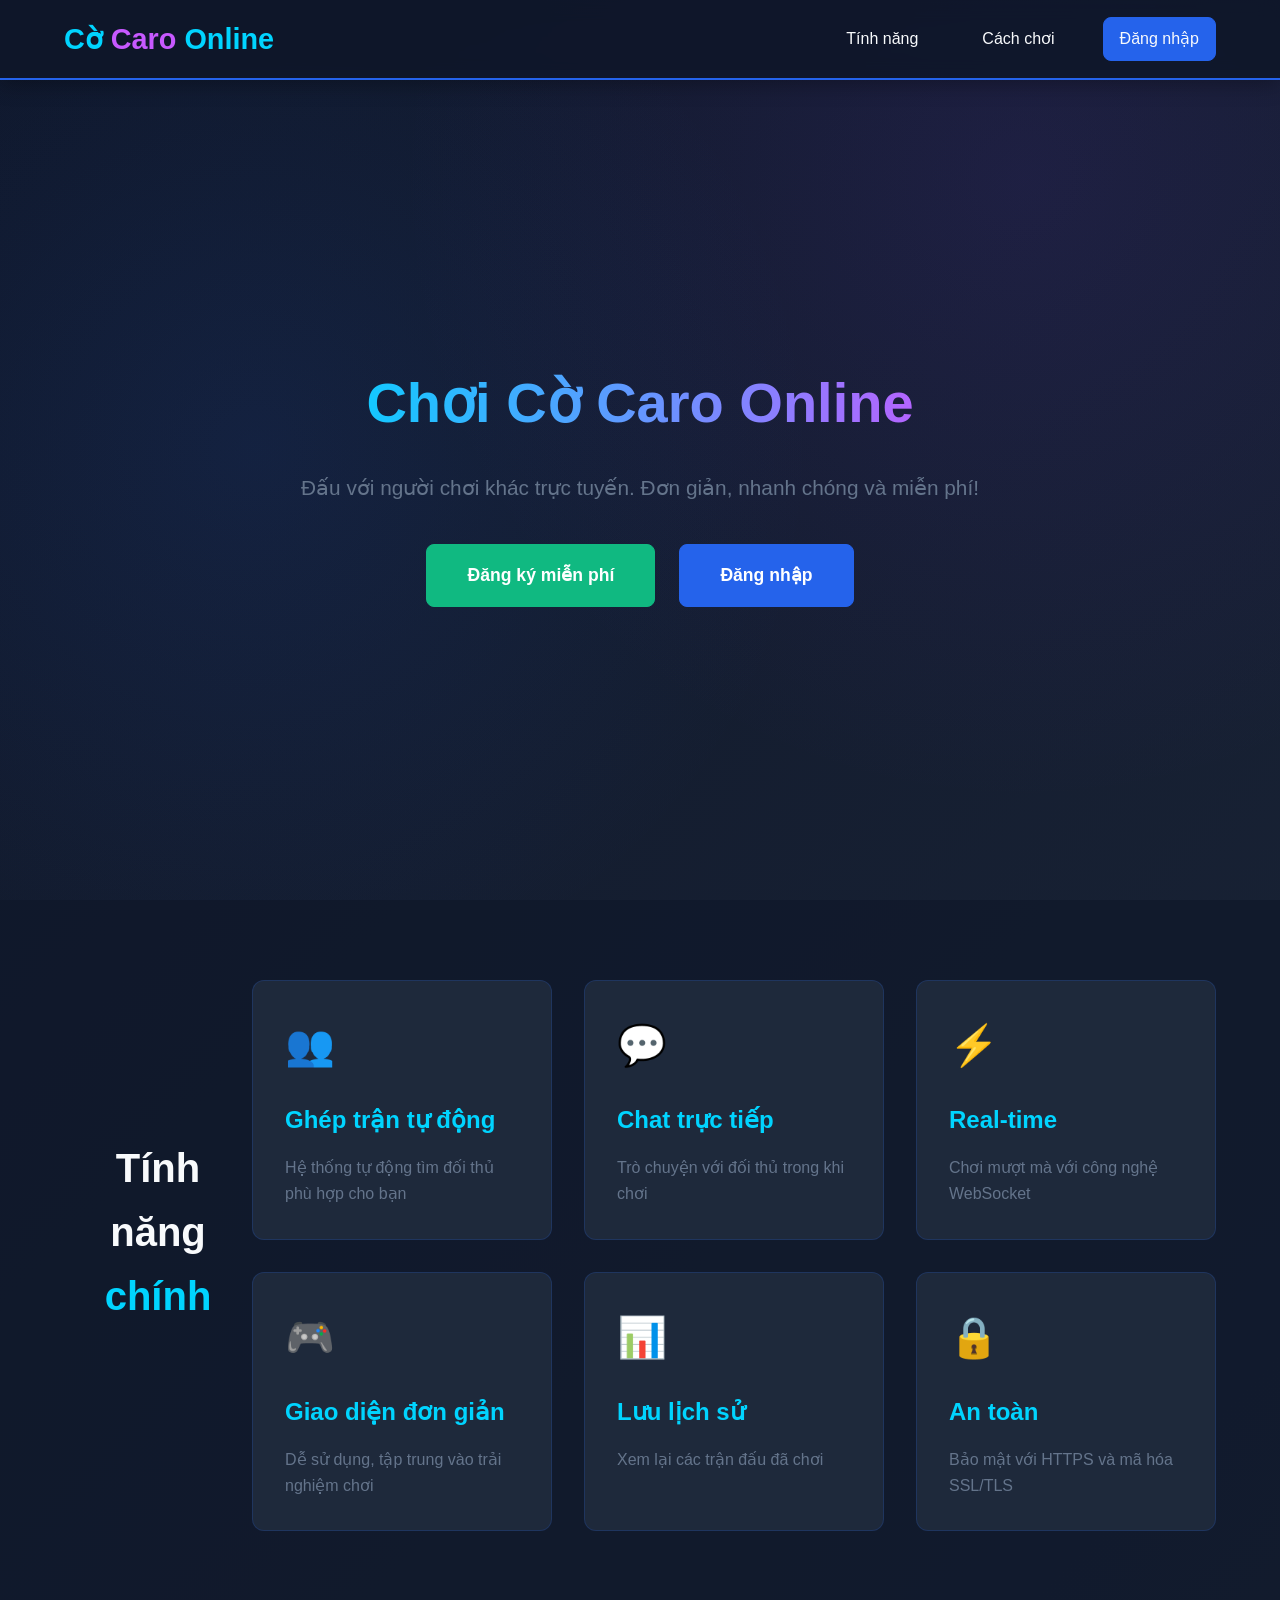
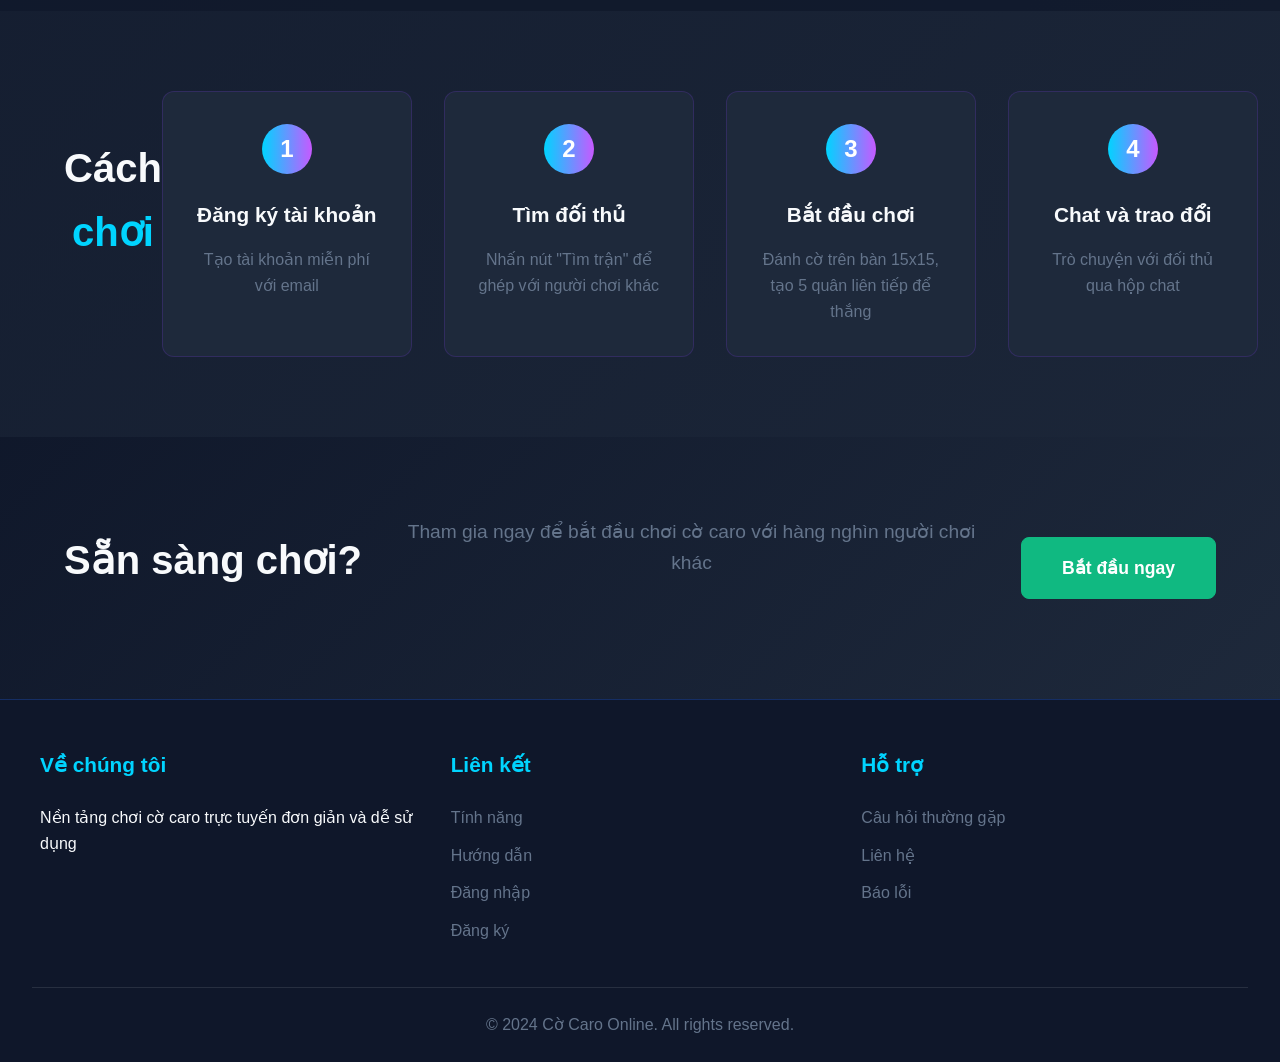
<file: FE_Caro/index.html>
<!DOCTYPE html>
<html lang="vi">
<head>
    <meta charset="UTF-8">
    <meta name="viewport" content="width=device-width, initial-scale=1.0">
    <title>Cờ Caro Online</title>
    <link rel="stylesheet" href="css/home.css">
</head>
<body>
    <!-- Header -->
    <header class="header">
        <div class="container">
            <a href="index.html" class="logo">Cờ<span>Caro</span>Online</a>
            <nav>
                <ul class="nav-menu">
                    <li><a href="#features">Tính năng</a></li>
                    <li><a href="#how-it-works">Cách chơi</a></li>
                    <li><a href="login.html" class="btn btn-primary">Đăng nhập</a></li>
                </ul>
            </nav>
        </div>
    </header>

    <!-- Hero Section -->
    <section class="hero">
        <div class="hero-content">
            <h1>Chơi Cờ Caro Online</h1>
            <p>Đấu với người chơi khác trực tuyến. Đơn giản, nhanh chóng và miễn phí!</p>
            <div class="hero-buttons">
                <a href="register.html" class="btn btn-success btn-large">Đăng ký miễn phí</a>
                <a href="login.html" class="btn btn-primary btn-large">Đăng nhập</a>
            </div>
        </div>
    </section>

    <!-- Features -->
    <section id="features" class="features">
        <div class="container">
            <h2 class="section-title">Tính năng <span>chính</span></h2>
            <div class="features-grid">
                <div class="feature-card">
                    <div class="feature-icon">👥</div>
                    <h3>Ghép trận tự động</h3>
                    <p>Hệ thống tự động tìm đối thủ phù hợp cho bạn</p>
                </div>
                <div class="feature-card">
                    <div class="feature-icon">💬</div>
                    <h3>Chat trực tiếp</h3>
                    <p>Trò chuyện với đối thủ trong khi chơi</p>
                </div>
                <div class="feature-card">
                    <div class="feature-icon">⚡</div>
                    <h3>Real-time</h3>
                    <p>Chơi mượt mà với công nghệ WebSocket</p>
                </div>
                <div class="feature-card">
                    <div class="feature-icon">🎮</div>
                    <h3>Giao diện đơn giản</h3>
                    <p>Dễ sử dụng, tập trung vào trải nghiệm chơi</p>
                </div>
                <div class="feature-card">
                    <div class="feature-icon">📊</div>
                    <h3>Lưu lịch sử</h3>
                    <p>Xem lại các trận đấu đã chơi</p>
                </div>
                <div class="feature-card">
                    <div class="feature-icon">🔒</div>
                    <h3>An toàn</h3>
                    <p>Bảo mật với HTTPS và mã hóa SSL/TLS</p>
                </div>
            </div>
        </div>
    </section>

    <!-- How It Works -->
    <section id="how-it-works" class="how-it-works">
        <div class="container">
            <h2 class="section-title">Cách <span>chơi</span></h2>
            <div class="steps">
                <div class="step">
                    <div class="step-number">1</div>
                    <h3>Đăng ký tài khoản</h3>
                    <p>Tạo tài khoản miễn phí với email</p>
                </div>
                <div class="step">
                    <div class="step-number">2</div>
                    <h3>Tìm đối thủ</h3>
                    <p>Nhấn nút "Tìm trận" để ghép với người chơi khác</p>
                </div>
                <div class="step">
                    <div class="step-number">3</div>
                    <h3>Bắt đầu chơi</h3>
                    <p>Đánh cờ trên bàn 15x15, tạo 5 quân liên tiếp để thắng</p>
                </div>
                <div class="step">
                    <div class="step-number">4</div>
                    <h3>Chat và trao đổi</h3>
                    <p>Trò chuyện với đối thủ qua hộp chat</p>
                </div>
            </div>
        </div>
    </section>

    <!-- CTA -->
    <section class="cta">
        <div class="container">
            <h2>Sẵn sàng chơi?</h2>
            <p>Tham gia ngay để bắt đầu chơi cờ caro với hàng nghìn người chơi khác</p>
            <a href="register.html" class="btn btn-success btn-large">Bắt đầu ngay</a>
        </div>
    </section>

    <!-- Footer -->
    <footer class="footer">
        <div class="footer-content">
            <div>
                <h3>Về chúng tôi</h3>
                <p>Nền tảng chơi cờ caro trực tuyến đơn giản và dễ sử dụng</p>
            </div>
            <div>
                <h3>Liên kết</h3>
                <ul>
                    <li><a href="#features">Tính năng</a></li>
                    <li><a href="#how-it-works">Hướng dẫn</a></li>
                    <li><a href="login.html">Đăng nhập</a></li>
                    <li><a href="register.html">Đăng ký</a></li>
                </ul>
            </div>
            <div>
                <h3>Hỗ trợ</h3>
                <ul>
                    <li><a href="#">Câu hỏi thường gặp</a></li>
                    <li><a href="#">Liên hệ</a></li>
                    <li><a href="#">Báo lỗi</a></li>
                </ul>
            </div>
        </div>
        <div class="footer-bottom">
            <p>&copy; 2024 Cờ Caro Online. All rights reserved.</p>
        </div>
    </footer>

    <script>
        // Smooth scroll
        document.querySelectorAll('a[href^="#"]').forEach(anchor => {
            anchor.addEventListener('click', function (e) {
                e.preventDefault();
                const target = document.querySelector(this.getAttribute('href'));
                if (target) {
                    target.scrollIntoView({
                        behavior: 'smooth',
                        block: 'start'
                    });
                }
            });
        });

        
        window.addEventListener('DOMContentLoaded', () => {
            const token = localStorage.getItem('auth_token');
            if (token) {
                console.log('User is logged in');
                
            }
        });
    </script>
</body>
</html>
</file>
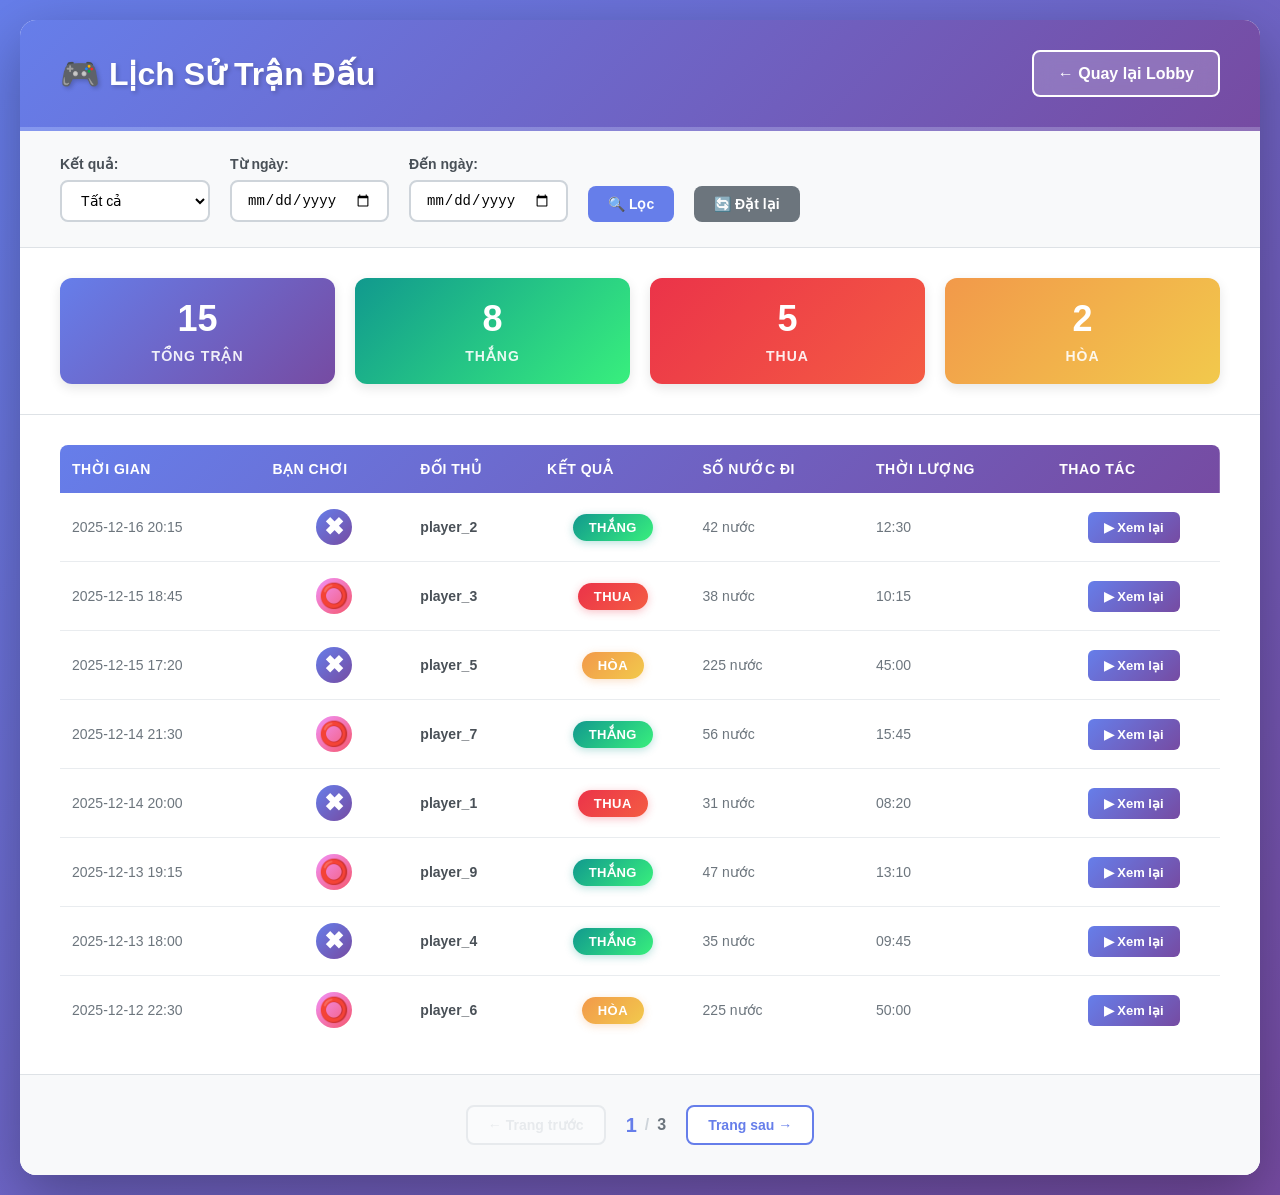
<file: FE_Caro/history.html>
<!DOCTYPE html>
<html lang="vi">
  <head>
    <meta charset="UTF-8" />
    <meta name="viewport" content="width=device-width, initial-scale=1.0" />
    <title>Lịch Sử Trận Đấu - Caro Online</title>
    <link rel="stylesheet" href="css/history.css" />
  </head>
  <body>
    <div class="history-container">
      <!-- Header -->
      <header class="history-header">
        <div class="header-content">
          <h1 class="page-title">🎮 Lịch Sử Trận Đấu</h1>
          <button class="btn-back" onclick="window.location.href='lobby.html'">
            ← Quay lại Lobby
          </button>
        </div>
      </header>

      <!-- Filters -->
      <section class="history-filters">
        <div class="filter-group">
          <label for="resultFilter">Kết quả:</label>
          <select id="resultFilter" class="filter-select">
            <option value="all">Tất cả</option>
            <option value="win">Thắng</option>
            <option value="lose">Thua</option>
            <option value="draw">Hòa</option>
          </select>
        </div>

        <div class="filter-group">
          <label for="dateFrom">Từ ngày:</label>
          <input type="date" id="dateFrom" class="filter-input" />
        </div>

        <div class="filter-group">
          <label for="dateTo">Đến ngày:</label>
          <input type="date" id="dateTo" class="filter-input" />
        </div>

        <button class="btn-filter">🔍 Lọc</button>
        <button class="btn-reset">🔄 Đặt lại</button>
      </section>

      <!-- Stats Summary -->
      <section class="stats-summary">
        <div class="stat-card stat-total">
          <div class="stat-value" id="totalMatches">15</div>
          <div class="stat-label">Tổng trận</div>
        </div>
        <div class="stat-card stat-win">
          <div class="stat-value" id="totalWins">8</div>
          <div class="stat-label">Thắng</div>
        </div>
        <div class="stat-card stat-lose">
          <div class="stat-value" id="totalLoses">5</div>
          <div class="stat-label">Thua</div>
        </div>
        <div class="stat-card stat-draw">
          <div class="stat-value" id="totalDraws">2</div>
          <div class="stat-label">Hòa</div>
        </div>
      </section>

      <!-- Match History Table -->
      <div class="table-container">
        <table class="history-table">
          <thead>
            <tr>
              <th>Thời gian</th>
              <th>Bạn chơi</th>
              <th>Đối thủ</th>
              <th>Kết quả</th>
              <th>Số nước đi</th>
              <th>Thời lượng</th>
              <th>Thao tác</th>
            </tr>
          </thead>
          <tbody id="historyBody">
            <!-- Sample Data - Will be populated by JS -->
            <tr class="match-row">
              <td class="match-time">2025-12-16 20:15</td>
              <td class="player-symbol">
                <span class="symbol symbol-x">✖</span>
              </td>
              <td class="opponent-name">player_2</td>
              <td class="match-result">
                <span class="result-badge result-win">Thắng</span>
              </td>
              <td class="match-moves">42 nước</td>
              <td class="match-duration">12:30</td>
              <td class="match-actions">
                <button class="btn-replay" title="Xem lại trận đấu">
                  ▶ Xem lại
                </button>
              </td>
            </tr>

            <tr class="match-row">
              <td class="match-time">2025-12-15 18:45</td>
              <td class="player-symbol">
                <span class="symbol symbol-o">⭕</span>
              </td>
              <td class="opponent-name">player_3</td>
              <td class="match-result">
                <span class="result-badge result-lose">Thua</span>
              </td>
              <td class="match-moves">38 nước</td>
              <td class="match-duration">10:15</td>
              <td class="match-actions">
                <button class="btn-replay" title="Xem lại trận đấu">
                  ▶ Xem lại
                </button>
              </td>
            </tr>

            <tr class="match-row">
              <td class="match-time">2025-12-15 17:20</td>
              <td class="player-symbol">
                <span class="symbol symbol-x">✖</span>
              </td>
              <td class="opponent-name">player_5</td>
              <td class="match-result">
                <span class="result-badge result-draw">Hòa</span>
              </td>
              <td class="match-moves">225 nước</td>
              <td class="match-duration">45:00</td>
              <td class="match-actions">
                <button class="btn-replay" title="Xem lại trận đấu">
                  ▶ Xem lại
                </button>
              </td>
            </tr>

            <tr class="match-row">
              <td class="match-time">2025-12-14 21:30</td>
              <td class="player-symbol">
                <span class="symbol symbol-o">⭕</span>
              </td>
              <td class="opponent-name">player_7</td>
              <td class="match-result">
                <span class="result-badge result-win">Thắng</span>
              </td>
              <td class="match-moves">56 nước</td>
              <td class="match-duration">15:45</td>
              <td class="match-actions">
                <button class="btn-replay" title="Xem lại trận đấu">
                  ▶ Xem lại
                </button>
              </td>
            </tr>

            <tr class="match-row">
              <td class="match-time">2025-12-14 20:00</td>
              <td class="player-symbol">
                <span class="symbol symbol-x">✖</span>
              </td>
              <td class="opponent-name">player_1</td>
              <td class="match-result">
                <span class="result-badge result-lose">Thua</span>
              </td>
              <td class="match-moves">31 nước</td>
              <td class="match-duration">08:20</td>
              <td class="match-actions">
                <button class="btn-replay" title="Xem lại trận đấu">
                  ▶ Xem lại
                </button>
              </td>
            </tr>

            <tr class="match-row">
              <td class="match-time">2025-12-13 19:15</td>
              <td class="player-symbol">
                <span class="symbol symbol-o">⭕</span>
              </td>
              <td class="opponent-name">player_9</td>
              <td class="match-result">
                <span class="result-badge result-win">Thắng</span>
              </td>
              <td class="match-moves">47 nước</td>
              <td class="match-duration">13:10</td>
              <td class="match-actions">
                <button class="btn-replay" title="Xem lại trận đấu">
                  ▶ Xem lại
                </button>
              </td>
            </tr>

            <tr class="match-row">
              <td class="match-time">2025-12-13 18:00</td>
              <td class="player-symbol">
                <span class="symbol symbol-x">✖</span>
              </td>
              <td class="opponent-name">player_4</td>
              <td class="match-result">
                <span class="result-badge result-win">Thắng</span>
              </td>
              <td class="match-moves">35 nước</td>
              <td class="match-duration">09:45</td>
              <td class="match-actions">
                <button class="btn-replay" title="Xem lại trận đấu">
                  ▶ Xem lại
                </button>
              </td>
            </tr>

            <tr class="match-row">
              <td class="match-time">2025-12-12 22:30</td>
              <td class="player-symbol">
                <span class="symbol symbol-o">⭕</span>
              </td>
              <td class="opponent-name">player_6</td>
              <td class="match-result">
                <span class="result-badge result-draw">Hòa</span>
              </td>
              <td class="match-moves">225 nước</td>
              <td class="match-duration">50:00</td>
              <td class="match-actions">
                <button class="btn-replay" title="Xem lại trận đấu">
                  ▶ Xem lại
                </button>
              </td>
            </tr>
          </tbody>
        </table>

        <!-- Empty State -->
        <div class="empty-state" style="display: none">
          <div class="empty-icon">📭</div>
          <p class="empty-text">Chưa có trận đấu nào</p>
          <p class="empty-subtext">
            Bắt đầu chơi để xem lịch sử trận đấu của bạn!
          </p>
        </div>
      </div>

      <!-- Pagination -->
      <div class="pagination">
        <button class="btn-page btn-prev" disabled>← Trang trước</button>

        <div class="page-info">
          <span class="current-page">1</span>
          <span class="page-separator">/</span>
          <span class="total-pages">3</span>
        </div>

        <button class="btn-page btn-next">Trang sau →</button>
      </div>
    </div>

    <!-- Optional: Add JavaScript for interactivity -->
    <script>
      // Sample data structure for reference
      const sampleMatchData = {
        opponent: "player_2",
        result: "WIN", // WIN, LOSE, DRAW
        totalMoves: 42,
        duration: "12:30",
        playedAt: "2025-03-30 20:15",
        playerSymbol: "X", // X or O
      };

      // Placeholder for future JS integration
      console.log("History page loaded. Ready for API integration.");
    </script>
  </body>
</html>
</file>
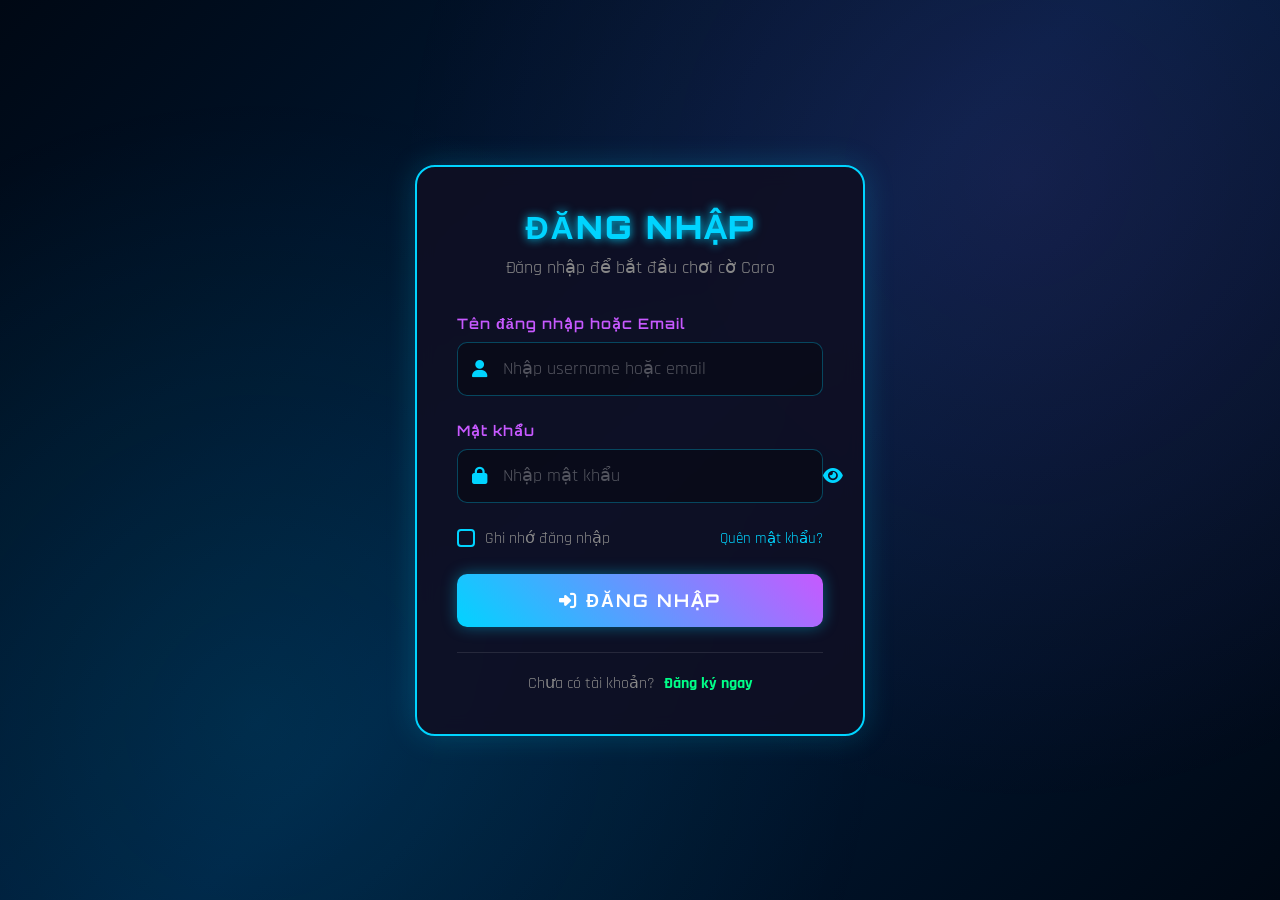
<file: FE_Caro/lobby.html>
<!DOCTYPE html>
<html lang="vi">
  <head>
    <meta charset="UTF-8" />
    <meta name="viewport" content="width=device-width, initial-scale=1.0" />
    <title>Phòng chờ - Cờ Caro Online</title>
    <link rel="stylesheet" href="css/style.css" />
    <link rel="stylesheet" href="css/lobby.css" />
    <link
      rel="stylesheet"
      href="https://cdnjs.cloudflare.com/ajax/libs/font-awesome/6.4.0/css/all.min.css"
    />
  </head>
  <body>
    <header class="lobby-header">
      <div class="container">
        <div class="header-content">
          <a href="index.html" class="logo">
            <i class="fas fa-gamepad"></i>
            <span>Cờ Caro Online</span>
          </a>

          <div class="user-info">
            <div class="user-avatar">
              <img src="" alt="Avatar" id="userAvatar" />
              <button
                class="avatar-change-btn"
                id="changeAvatarBtn"
                title="Đổi avatar"
              >
                <i class="fas fa-camera"></i>
              </button>
            </div>
            <div class="user-details">
              <span class="username" id="usernameDisplay">Đang tải...</span>
              <span class="elo" id="eloDisplay">Elo: 1500</span>
            </div>
          </div>

          <div class="header-actions">
            <button class="btn btn-danger" id="logoutBtn">
              <i class="fas fa-sign-out-alt"></i> Đăng xuất
            </button>
          </div>
        </div>
      </div>
    </header>

    <main class="lobby-container">
      <div class="container">
        <section class="quick-match">
          <div class="match-card">
            <h2><i class="fas fa-bolt"></i> Chơi nhanh</h2>
            <p>Tìm đối thủ ngẫu nhiên với cùng trình độ</p>

            <div style="text-align: center; margin: 30px 0">
              <button
                class="btn btn-primary btn-large"
                id="quickPlayBtn"
                style="padding: 15px 30px; font-size: 1.2rem"
              >
                <i class="fas fa-search"></i> Tìm trận ngay
              </button>
              <button
                class="btn btn-success btn-large"
                id="playBotBtn"
                style="
                  padding: 15px 30px;
                  font-size: 1.2rem;
                  margin-left: 15px;
                  background-color: #28a745;
                "
              >
                <i class="fas fa-robot"></i> Đấu với Máy
              </button>
            </div>

            <div
              id="matchStatus"
              style="
                display: none;
                text-align: center;
                padding: 20px;
                background: rgba(0, 0, 0, 0.3);
                border-radius: 10px;
                margin-top: 20px;
              "
            >
              <div style="color: var(--neon-blue); font-size: 1.2rem">
                <i class="fas fa-spinner fa-spin"></i>
                <span id="searchTimer">Đang tìm đối thủ... 0s</span>
              </div>
              <div style="margin-top: 15px" id="matchActions">
                <button class="btn btn-danger" id="cancelSearchBtn">
                  <i class="fas fa-times"></i> Hủy tìm kiếm
                </button>
              </div>
            </div>
          </div>
        </section>

        <section class="game-stats" style="margin-top: 30px">
          <div class="stats-card">
            <h3><i class="fas fa-chart-line"></i> Thống kê cá nhân</h3>
            <div style="text-align: center; padding: 20px">
              <div
                style="
                  display: flex;
                  justify-content: space-around;
                  margin-bottom: 20px;
                "
              >
                <div>
                  <div
                    style="font-size: 2rem; color: var(--neon-blue)"
                    id="statWins"
                  >
                    0
                  </div>
                  <div style="color: var(--text-muted)">Thắng</div>
                </div>
                <div>
                  <div
                    style="font-size: 2rem; color: var(--neon-pink)"
                    id="statLosses"
                  >
                    0
                  </div>
                  <div style="color: var(--text-muted)">Thua</div>
                </div>
                <div>
                  <div
                    style="font-size: 2rem; color: var(--neon-green)"
                    id="statRate"
                  >
                    0%
                  </div>
                  <div style="color: var(--text-muted)">Tỷ lệ</div>
                </div>
              </div>
            </div>
          </div>
        </section>

        <section class="lobby-actions">
          <button class="btn btn-secondary" onclick="openModal('history')">
            <i class="fas fa-history"></i> Lịch sử đấu
          </button>
          <button class="btn btn-secondary" onclick="openModal('ranking')">
            <i class="fas fa-trophy"></i> Bảng xếp hạng
          </button>
        </section>
      </div>
    </main>

    <div id="dataModal" class="modal">
      <div class="modal-content">
        <span class="close" onclick="closeModal()">&times;</span>

        <div class="tab-nav">
          <button
            class="tab-btn active"
            onclick="switchTab('history')"
            id="btnTabHistory"
          >
            Lịch sử đấu
          </button>
          <button
            class="tab-btn"
            onclick="switchTab('ranking')"
            id="btnTabRanking"
          >
            Bảng xếp hạng
          </button>
        </div>

        <div id="tabHistory">
          <h3 style="color: var(--neon-blue); text-align: center">
            Lịch sử 10 trận gần nhất
          </h3>
          <table class="custom-table">
            <thead>
              <tr>
                <th>Thời gian</th>
                <th>Đối thủ</th>
                <th>Kết quả</th>
                <th>Số nước</th>
              </tr>
            </thead>
            <tbody id="historyTableBody">
              <tr>
                <td colspan="4">Đang tải dữ liệu...</td>
              </tr>
            </tbody>
          </table>
        </div>

        <div id="tabRanking" style="display: none">
          <h3 style="color: var(--neon-gold); text-align: center">
            Top Cao Thủ Server
          </h3>
          <table class="custom-table">
            <thead>
              <tr>
                <th>Hạng</th>
                <th>Người chơi</th>
                <th>Điểm Elo</th>
                <th>Thắng/Thua</th>
              </tr>
            </thead>
            <tbody id="rankingTableBody">
              <tr>
                <td
                  colspan="4"
                  style="text-align: center; color: var(--text-muted)"
                >
                  <i class="fas fa-spinner fa-spin"></i> Đang tải bảng xếp
                  hạng...
                </td>
              </tr>
            </tbody>
          </table>
        </div>
      </div>
    </div>

    <!-- Modal Chọn Avatar -->
    <div class="modal" id="avatarModal">
      <div class="modal-content">
        <div class="modal-header">
          <h3><i class="fas fa-camera"></i> Chọn Avatar</h3>
          <button class="close-modal" onclick="closeAvatarModal()">
            <i class="fas fa-times"></i>
          </button>
        </div>
        <div class="modal-body">
          <div class="avatar-grid" id="avatarGrid">
            <!-- Avatar options sẽ được tạo bằng JavaScript -->
          </div>
        </div>
      </div>
    </div>

    <script src="js/services/websocket.js"></script>
    <script src="js/matchmaking/lobby.js"></script>

    <script>
      const modal = document.getElementById("dataModal");

      function openModal(type) {
        modal.style.display = "flex";
        switchTab(type);
      }

      // 2. Đóng Modal
      function closeModal() {
        modal.style.display = "none";
      }

      // 3. Chuyển Tab và gọi dữ liệu
      function switchTab(tabName) {
        // Ẩn/Hiện nội dung tab
        document.getElementById("tabHistory").style.display =
          tabName === "history" ? "block" : "none";
        document.getElementById("tabRanking").style.display =
          tabName === "ranking" ? "block" : "none";

        // Active nút bấm
        document
          .getElementById("btnTabHistory")
          .classList.toggle("active", tabName === "history");
        document
          .getElementById("btnTabRanking")
          .classList.toggle("active", tabName === "ranking");

        // Gọi dữ liệu tương ứng
        if (tabName === "history") {
          loadHistory();
        } else if (tabName === "ranking") {
          loadRanking();
        }
      }

      // Đóng modal khi click ra ngoài
      window.onclick = function (event) {
        if (event.target == modal) {
          closeModal();
        }
      };

      function getSocket() {
        // Kiểm tra xem wsService có tồn tại và đang kết nối không
        if (
          typeof wsService !== "undefined" &&
          wsService.socket &&
          wsService.socket.readyState === WebSocket.OPEN
        ) {
          return wsService;
        }
        console.warn("WebSocket chưa kết nối!");
        return null;
      }

      function loadHistory() {
        const ws = getSocket();
        const user = JSON.parse(localStorage.getItem("user"));
        if (ws && user) {
          ws.send({
            type: "GET_HISTORY",
            username: user.username,
          });
        }
      }

      function loadRanking() {
        const ws = getSocket();
        if (ws) {
          // Gửi yêu cầu lấy Top BXH (ví dụ lấy top 10)
          ws.send({
            type: "GET_RANKING",
            limit: 10,
          });
        }
      }

      window.renderRankingTable = function (rankingList) {
        const tbody = document.getElementById("rankingTableBody");
        tbody.innerHTML = "";

        if (!rankingList || rankingList.length === 0) {
          tbody.innerHTML =
            '<tr><td colspan="4">Chưa có dữ liệu xếp hạng</td></tr>';
          return;
        }

        rankingList.forEach((player, index) => {
          const rank = index + 1;
          let rankDisplay = rank;

          if (rank === 1)
            rankDisplay = `<i class="fas fa-crown" style="color: gold;"></i> 1`;
          else if (rank === 2)
            rankDisplay = `<i class="fas fa-medal" style="color: silver;"></i> 2`;
          else if (rank === 3)
            rankDisplay = `<i class="fas fa-medal" style="color: #cd7f32;"></i> 3`; // Màu đồng

          const row = `
                <tr>
                    <td>${rankDisplay}</td>
                    <td style="font-weight: bold; color: var(--neon-blue);">${
                      player.username
                    }</td>
                    <td>${player.score || player.elo}</td> <td>${
            player.wins || 0
          } / ${player.losses || 0}</td>
                </tr>
            `;
          tbody.innerHTML += row;
        });
      };

      window.renderHistoryTable = function (historyList) {
        const tbody = document.getElementById("historyTableBody");
        tbody.innerHTML = "";

        if (!historyList || historyList.length === 0) {
          tbody.innerHTML =
            '<tr><td colspan="4">Chưa có trận đấu nào</td></tr>';
          return;
        }

        historyList.forEach((match) => {
          const resultColor =
            match.result === "WIN" ? "var(--neon-green)" : "var(--neon-pink)";
          const row = `
                <tr>
                    <td>${new Date(match.time).toLocaleDateString()}</td>
                    <td>${match.opponent}</td>
                    <td style="color: ${resultColor}">${match.result}</td>
                    <td>${match.moves}</td>
                </tr>
            `;
          tbody.innerHTML += row;
        });
      };
    </script>
  </body>
</html>
</file>
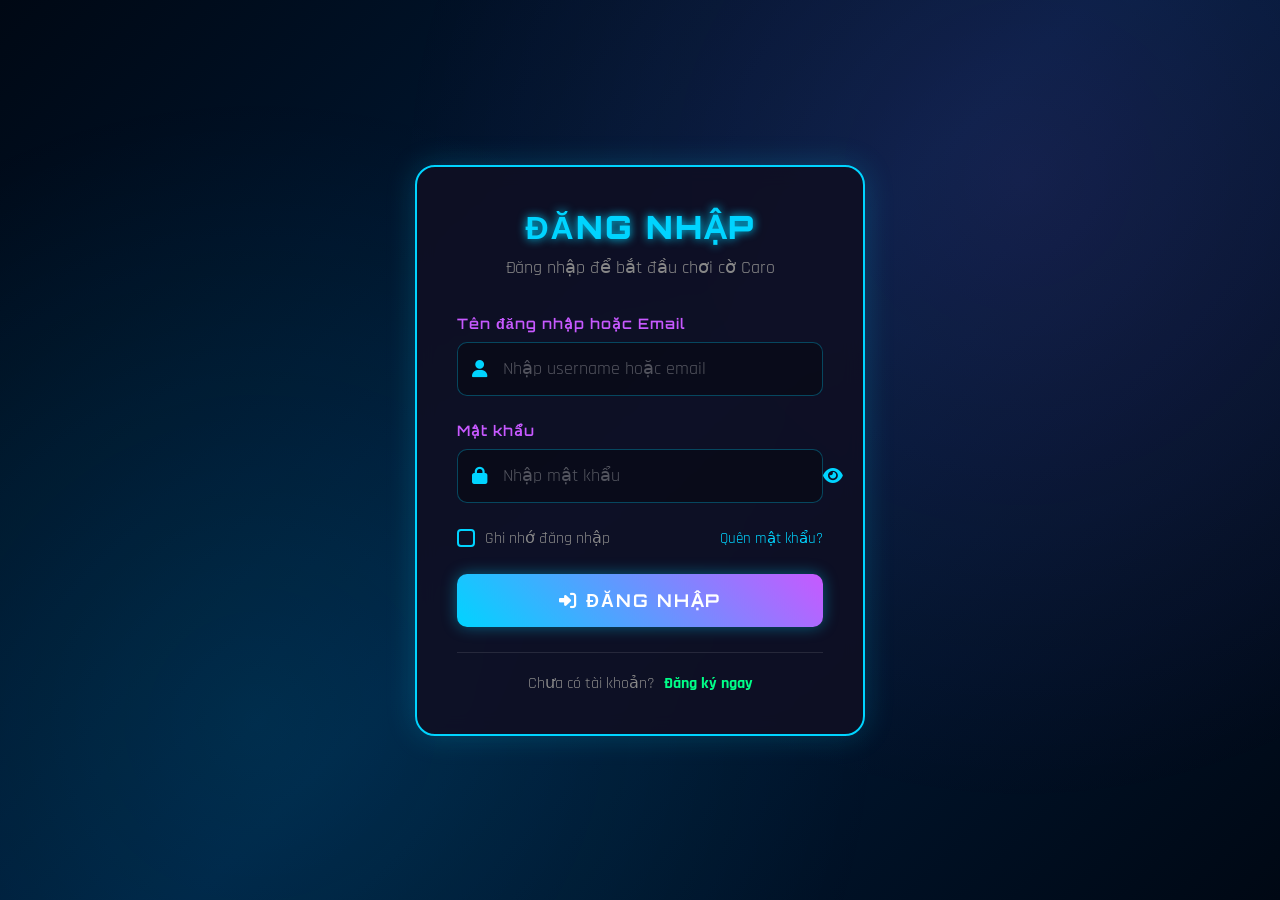
<file: FE_Caro/login.html>
<!DOCTYPE html>
<html lang="vi">
<head>
    <meta charset="UTF-8">
    <meta name="viewport" content="width=device-width, initial-scale=1.0">
    <title>Đăng nhập - Cờ Caro Online</title>
    <link rel="stylesheet" href="css/auth.css">
    <link rel="stylesheet" href="https://cdnjs.cloudflare.com/ajax/libs/font-awesome/6.4.0/css/all.min.css">
    <script src="js/services/websocket.js"></script> <script src="js/modules/auth/login.js"></script>
    
</head>
<body>
    <div class="auth-container">
        <div class="auth-card">
            <!-- Header -->
            <div class="auth-header">
                <h1 class="auth-title">ĐĂNG NHẬP</h1>
                <p class="auth-subtitle">Đăng nhập để bắt đầu chơi cờ Caro</p>
            </div>
           
        
            <form id="loginForm">
                <!-- Username -->
                <div class="form-group">
                    <label class="form-label">Tên đăng nhập hoặc Email</label>
                    <div class="input-group">
                        <i class="fas fa-user"></i>
                        <input type="text" id="username" placeholder="Nhập username hoặc email" required>
                    </div>
                    <div class="error-message" id="usernameError"></div>
                </div>

                <!-- Password -->
                <div class="form-group">
                    <label class="form-label">Mật khẩu</label>
                    <div class="input-group">
                        <i class="fas fa-lock"></i>
                        <input type="password" id="password" placeholder="Nhập mật khẩu" required>
                        <button type="button" class="password-toggle" id="togglePassword">
                            <i class="fas fa-eye"></i>
                        </button>
                    </div>
                    <div class="error-message" id="passwordError"></div>
                </div>

                <!-- Options -->
                <div class="form-options">
                    <label class="remember-me">
                        <input type="checkbox" id="rememberMe">
                        <span>Ghi nhớ đăng nhập</span>
                    </label>
                    <a href="#" class="forgot-password" id="forgotPassword">Quên mật khẩu?</a>
                </div>

                <!-- Submit -->
                <button type="submit" class="btn-auth" id="loginBtn">
                    <i class="fas fa-sign-in-alt"></i>
                    Đăng nhập
                </button>

                <!-- Register Link -->
                <div class="auth-footer">
                    <p>Chưa có tài khoản? <a href="register.html">Đăng ký ngay</a></p>
                </div>
            </form>

            
    <!-- Forgot Password Modal -->
    <div class="modal-overlay" id="forgotPasswordModal">
        <div class="modal-content">
            <div class="modal-header">
                <h3 class="modal-title">Quên mật khẩu</h3>
                <button class="modal-close" id="closeForgotModal">
                    <i class="fas fa-times"></i>
                </button>
            </div>
            <div class="modal-body">
                <p>Nhập email của bạn để nhận link đặt lại mật khẩu:</p>
                <div class="form-group">
                    <input type="email" id="resetEmail" placeholder="Email của bạn" class="input-group" style="padding-left: 15px;">
                </div>
            </div>
            <div class="modal-footer">
                <button class="btn-modal btn-secondary" id="cancelReset">Hủy</button>
                <button class="btn-modal btn-primary" id="sendResetLink">Gửi</button>
            </div>
        </div>
    </div>

    <!-- Loading -->
    <div class="loading" id="loading">
        <div class="spinner"></div>
    </div>

    <script src="js/modules/auth/login.js"></script>
</body>
</html>
</file>
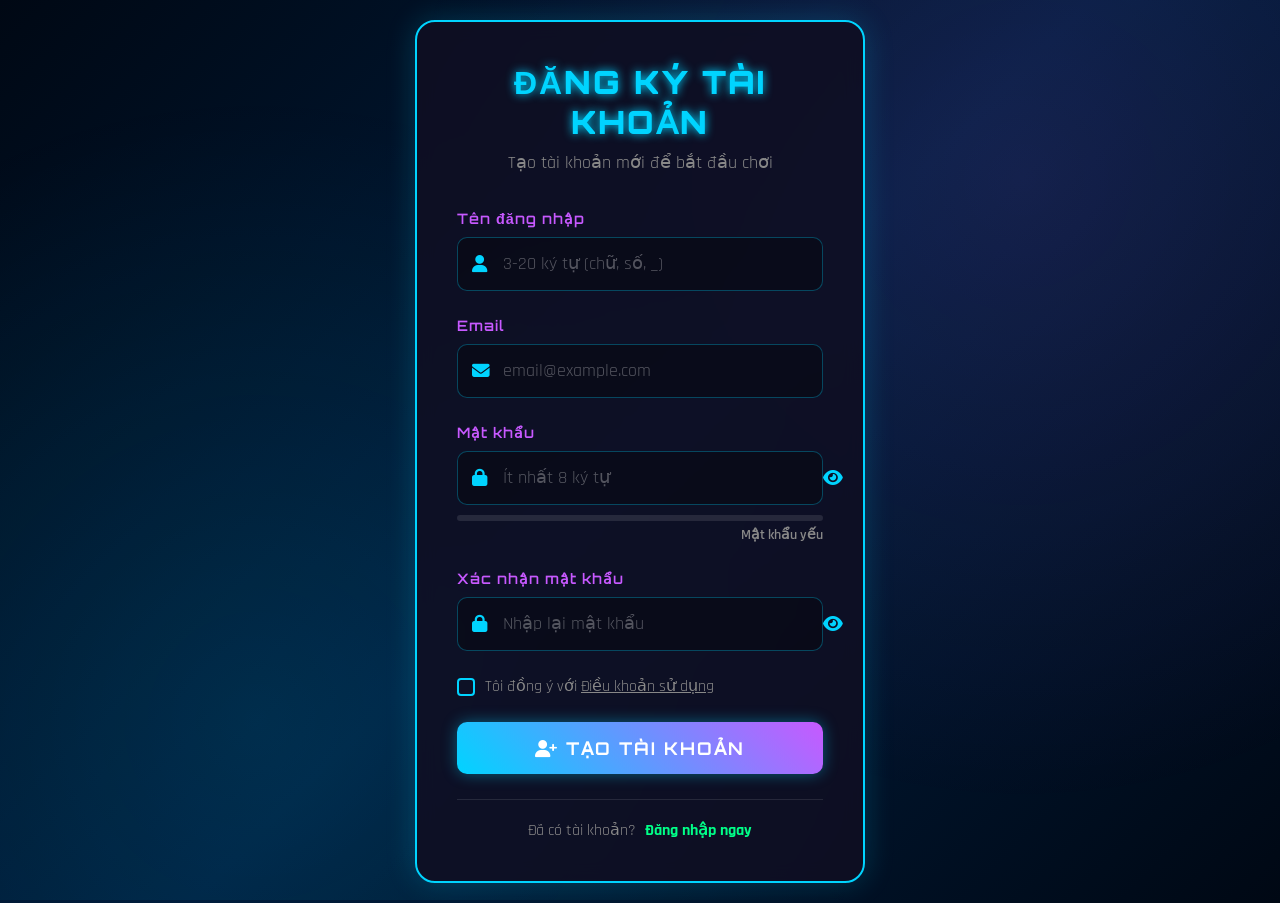
<file: FE_Caro/register.html>
<!DOCTYPE html>
<html lang="vi">
<head>
    <meta charset="UTF-8">
    <meta name="viewport" content="width=device-width, initial-scale=1.0">
    <title>Đăng ký - Cờ Caro Online</title>
    <link rel="stylesheet" href="css/auth.css">
    <link rel="stylesheet" href="https://cdnjs.cloudflare.com/ajax/libs/font-awesome/6.4.0/css/all.min.css">
    <script src="js/services/websocket.js"></script> <script src="js/modules/auth/login.js"></script>
</head>
<body>
    <div class="auth-container">
        <div class="auth-card">
            <!-- Header -->
            <div class="auth-header">
                <h1 class="auth-title">ĐĂNG KÝ TÀI KHOẢN</h1>
                <p class="auth-subtitle">Tạo tài khoản mới để bắt đầu chơi</p>
            </div>

            <!-- Form -->
            <form id="registerForm">
                <!-- Username -->
                <div class="form-group">
                    <label class="form-label">Tên đăng nhập</label>
                    <div class="input-group">
                        <i class="fas fa-user"></i>
                        <input type="text" id="regUsername" placeholder="3-20 ký tự (chữ, số, _)" required>
                    </div>
                    <div class="error-message" id="usernameError"></div>
                </div>

                <!-- Email -->
                <div class="form-group">
                    <label class="form-label">Email</label>
                    <div class="input-group">
                        <i class="fas fa-envelope"></i>
                        <input type="email" id="regEmail" placeholder="email@example.com" required>
                    </div>
                    <div class="error-message" id="emailError"></div>
                </div>

                <!-- Password -->
                <div class="form-group">
                    <label class="form-label">Mật khẩu</label>
                    <div class="input-group">
                        <i class="fas fa-lock"></i>
                        <input type="password" id="regPassword" placeholder="Ít nhất 8 ký tự" required minlength="8">
                        <button type="button" class="password-toggle" id="toggleRegPassword">
                            <i class="fas fa-eye"></i>
                        </button>
                    </div>
                    <div class="password-strength">
                        <div class="strength-bar">
                            <div class="strength-fill" id="strengthFill"></div>
                        </div>
                        <div class="strength-text" id="strengthText">Mật khẩu yếu</div>
                    </div>
                    <div class="error-message" id="passwordError"></div>
                </div>

                <!-- Confirm Password -->
                <div class="form-group">
                    <label class="form-label">Xác nhận mật khẩu</label>
                    <div class="input-group">
                        <i class="fas fa-lock"></i>
                        <input type="password" id="regConfirmPassword" placeholder="Nhập lại mật khẩu" required>
                        <button type="button" class="password-toggle" id="toggleConfirmPassword">
                            <i class="fas fa-eye"></i>
                        </button>
                    </div>
                    <div class="error-message" id="confirmPasswordError"></div>
                </div>

                <!-- Terms -->
                <div class="form-group">
                    <label class="remember-me">
                        <input type="checkbox" id="acceptTerms" required>
                        <span>Tôi đồng ý với <a href="#" style="color: var(--primary-blue);">Điều khoản sử dụng</a></span>
                    </label>
                    <div class="error-message" id="termsError"></div>
                </div>

                <!-- Submit -->
                <button type="submit" class="btn-auth" id="registerBtn">
                    <i class="fas fa-user-plus"></i>
                    Tạo tài khoản
                </button>

                <!-- Login Link -->
                <div class="auth-footer">
                    <p>Đã có tài khoản? <a href="login.html">Đăng nhập ngay</a></p>
                </div>
            </form>
        </div>
    </div>

    <!-- Loading -->
    <div class="loading" id="loading">
        <div class="spinner"></div>
    </div>

    <script src="js/modules/auth/register.js"></script>
</body>
</html>
</file>
<file: FE_Caro/css/home.css>
* {
            margin: 0;
            padding: 0;
            box-sizing: border-box;
        }

        :root {
            --primary: #2563eb;
            --primary-dark: #1d4ed8;
            --secondary: #7c3aed;
            --accent: #f59e0b;
            --success: #10b981;
            --danger: #ef4444;
            --dark: #0f172a;
            --dark-light: #1e293b;
            --light: #f8fafc;
            --gray: #64748b;
            --neon-blue: #00d4ff;
            --neon-purple: #c759ff;
            --neon-gold: #ffdf00;
        }

        body {
            font-family: 'Segoe UI', Tahoma, Geneva, Verdana, sans-serif;
            line-height: 1.6;
            color: var(--light);
            background: linear-gradient(135deg, #0f172a 0%, #1e293b 100%);
            min-height: 100vh;
        }

        /* Header */
        .header {
            background-color: rgba(15, 23, 42, 0.9);
            backdrop-filter: blur(10px);
            padding: 1rem 0;
            position: fixed;
            width: 100%;
            top: 0;
            z-index: 1000;
            border-bottom: 2px solid var(--primary);
            box-shadow: 0 4px 20px rgba(0, 0, 0, 0.3);
        }

        .container {
            max-width: 1200px;
            margin: 0 auto;
            padding: 0 1.5rem;
            display: flex;
            justify-content: space-between;
            align-items: center;
        }

        .logo {
            font-size: 1.8rem;
            font-weight: 700;
            color: var(--neon-blue);
            text-decoration: none;
            display: flex;
            align-items: center;
            gap: 0.5rem;
        }

        .logo span {
            color: var(--neon-purple);
        }

        .nav-menu {
            display: flex;
            list-style: none;
            gap: 2rem;
            align-items: center;
        }

        .nav-menu a {
            color: var(--light);
            text-decoration: none;
            font-weight: 500;
            font-size: 1rem;
            transition: all 0.3s ease;
            padding: 0.5rem 1rem;
            border-radius: 8px;
        }

        .nav-menu a:hover {
            color: var(--neon-blue);
            background-color: rgba(37, 99, 235, 0.1);
        }

        .btn {
            padding: 0.75rem 1.5rem;
            border: none;
            border-radius: 8px;
            font-weight: 600;
            cursor: pointer;
            transition: all 0.3s ease;
            text-decoration: none;
            display: inline-block;
            font-size: 1rem;
        }

        .btn-primary {
            background-color: var(--primary);
            color: white;
            border: 1px solid var(--primary);
        }

        .btn-primary:hover {
            background-color: var(--primary-dark);
            transform: translateY(-2px);
            box-shadow: 0 6px 12px rgba(37, 99, 235, 0.3);
        }

        .btn-success {
            background-color: var(--success);
            color: white;
            border: 1px solid var(--success);
        }

        .btn-success:hover {
            background-color: #0da271;
            transform: translateY(-2px);
            box-shadow: 0 6px 12px rgba(16, 185, 129, 0.3);
        }

        .btn-large {
            padding: 1rem 2.5rem;
            font-size: 1.1rem;
        }

        /* Hero Section */
        .hero {
            min-height: 100vh;
            display: flex;
            align-items: center;
            justify-content: center;
            text-align: center;
            padding: 8rem 2rem 4rem;
            position: relative;
            overflow: hidden;
        }

        .hero::before {
            content: '';
            position: absolute;
            top: 0;
            left: 0;
            width: 100%;
            height: 100%;
            background: 
                radial-gradient(circle at 20% 50%, rgba(37, 99, 235, 0.1) 0%, transparent 50%),
                radial-gradient(circle at 80% 20%, rgba(124, 58, 237, 0.1) 0%, transparent 50%);
            z-index: -1;
        }

        .hero-content {
            max-width: 800px;
        }

        .hero h1 {
            font-size: 3.5rem;
            margin-bottom: 1.5rem;
            background: linear-gradient(to right, var(--neon-blue), var(--neon-purple));
            -webkit-background-clip: text;
            background-clip: text;
            color: transparent;
        }

        .hero p {
            font-size: 1.3rem;
            margin-bottom: 2.5rem;
            color: var(--gray);
        }

        .hero-buttons {
            display: flex;
            gap: 1.5rem;
            justify-content: center;
            flex-wrap: wrap;
        }

        /* Features */
        .section-title {
            text-align: center;
            font-size: 2.5rem;
            margin-bottom: 3rem;
            color: var(--light);
        }

        .section-title span {
            color: var(--neon-blue);
        }

        .features {
            padding: 5rem 2rem;
            background-color: rgba(15, 23, 42, 0.7);
        }

        .features-grid {
            display: grid;
            grid-template-columns: repeat(auto-fit, minmax(300px, 1fr));
            gap: 2rem;
            max-width: 1200px;
            margin: 0 auto;
        }

        .feature-card {
            background-color: var(--dark-light);
            padding: 2rem;
            border-radius: 12px;
            border: 1px solid rgba(37, 99, 235, 0.2);
            transition: all 0.3s ease;
        }

        .feature-card:hover {
            transform: translateY(-10px);
            border-color: var(--neon-blue);
            box-shadow: 0 10px 25px rgba(0, 212, 255, 0.2);
        }

        .feature-icon {
            font-size: 2.5rem;
            margin-bottom: 1.5rem;
        }

        .feature-card h3 {
            font-size: 1.5rem;
            margin-bottom: 1rem;
            color: var(--neon-blue);
        }

        .feature-card p {
            color: var(--gray);
        }

        /* How It Works */
        .how-it-works {
            padding: 5rem 2rem;
        }

        .steps {
            display: grid;
            grid-template-columns: repeat(auto-fit, minmax(250px, 1fr));
            gap: 2rem;
            max-width: 1200px;
            margin: 0 auto;
        }

        .step {
            text-align: center;
            padding: 2rem;
            background-color: var(--dark-light);
            border-radius: 12px;
            border: 1px solid rgba(124, 58, 237, 0.2);
            transition: all 0.3s ease;
        }

        .step:hover {
            transform: translateY(-5px);
            border-color: var(--neon-purple);
        }

        .step-number {
            width: 50px;
            height: 50px;
            background: linear-gradient(to right, var(--neon-blue), var(--neon-purple));
            color: white;
            border-radius: 50%;
            display: flex;
            align-items: center;
            justify-content: center;
            font-size: 1.5rem;
            font-weight: 700;
            margin: 0 auto 1.5rem;
        }

        .step h3 {
            font-size: 1.3rem;
            margin-bottom: 1rem;
            color: var(--light);
        }

        .step p {
            color: var(--gray);
        }

        /* CTA */
        .cta {
            padding: 5rem 2rem;
            text-align: center;
            background: linear-gradient(135deg, rgba(15, 23, 42, 0.9) 0%, rgba(30, 41, 59, 0.9) 100%);
        }

        .cta h2 {
            font-size: 2.5rem;
            margin-bottom: 1rem;
            color: var(--light);
        }

        .cta p {
            font-size: 1.2rem;
            margin-bottom: 2.5rem;
            color: var(--gray);
            max-width: 600px;
            margin-left: auto;
            margin-right: auto;
        }

        /* Footer */
        .footer {
            background-color: var(--dark);
            padding: 3rem 2rem 1.5rem;
            border-top: 1px solid rgba(37, 99, 235, 0.3);
        }

        .footer-content {
            display: grid;
            grid-template-columns: repeat(auto-fit, minmax(250px, 1fr));
            gap: 2rem;
            max-width: 1200px;
            margin: 0 auto 2rem;
        }

        .footer h3 {
            font-size: 1.3rem;
            margin-bottom: 1.5rem;
            color: var(--neon-blue);
        }

        .footer ul {
            list-style: none;
        }

        .footer ul li {
            margin-bottom: 0.75rem;
        }

        .footer a {
            color: var(--gray);
            text-decoration: none;
            transition: color 0.3s ease;
        }

        .footer a:hover {
            color: var(--neon-blue);
        }

        .footer-bottom {
            text-align: center;
            padding-top: 1.5rem;
            border-top: 1px solid rgba(255, 255, 255, 0.1);
            color: var(--gray);
        }

        /* Responsive */
        @media (max-width: 768px) {
            .hero h1 {
                font-size: 2.5rem;
            }
            
            .hero p {
                font-size: 1.1rem;
            }
            
            .section-title {
                font-size: 2rem;
            }
            
            .hero-buttons {
                flex-direction: column;
                align-items: center;
            }
            
            .btn {
                width: 100%;
                max-width: 300px;
                text-align: center;
            }
            
            .nav-menu {
                display: none;
            }
        }

        @media (max-width: 480px) {
            .hero h1 {
                font-size: 2rem;
            }
            
            .feature-card, .step {
                padding: 1.5rem;
            }
            
            .features-grid, .steps {
                grid-template-columns: 1fr;
            }
        }
</file>
<file: FE_Caro/css/history.css>
/* ========================================
   RESET & BASE STYLES
======================================== */
* {
  margin: 0;
  padding: 0;
  box-sizing: border-box;
}

body {
  font-family: "Segoe UI", Tahoma, Geneva, Verdana, sans-serif;
  background: linear-gradient(135deg, #667eea 0%, #764ba2 100%);
  min-height: 100vh;
  padding: 20px;
  color: #333;
}

/* ========================================
   CONTAINER
======================================== */
.history-container {
  max-width: 1400px;
  margin: 0 auto;
  background: #fff;
  border-radius: 16px;
  box-shadow: 0 20px 60px rgba(0, 0, 0, 0.3);
  overflow: hidden;
}

/* ========================================
   HEADER
======================================== */
.history-header {
  background: linear-gradient(135deg, #667eea 0%, #764ba2 100%);
  color: white;
  padding: 30px 40px;
  border-bottom: 4px solid rgba(255, 255, 255, 0.2);
}

.header-content {
  display: flex;
  justify-content: space-between;
  align-items: center;
  flex-wrap: wrap;
  gap: 20px;
}

.page-title {
  font-size: 32px;
  font-weight: bold;
  margin: 0;
  text-shadow: 2px 2px 4px rgba(0, 0, 0, 0.2);
}

.btn-back {
  background: rgba(255, 255, 255, 0.2);
  color: white;
  border: 2px solid white;
  padding: 12px 24px;
  border-radius: 8px;
  font-size: 16px;
  font-weight: 600;
  cursor: pointer;
  transition: all 0.3s ease;
  backdrop-filter: blur(10px);
}

.btn-back:hover {
  background: white;
  color: #667eea;
  transform: translateY(-2px);
  box-shadow: 0 4px 12px rgba(0, 0, 0, 0.2);
}

/* ========================================
   FILTERS
======================================== */
.history-filters {
  padding: 25px 40px;
  background: #f8f9fa;
  border-bottom: 1px solid #dee2e6;
  display: flex;
  gap: 20px;
  flex-wrap: wrap;
  align-items: flex-end;
}

.filter-group {
  display: flex;
  flex-direction: column;
  gap: 8px;
}

.filter-group label {
  font-size: 14px;
  font-weight: 600;
  color: #495057;
}

.filter-select,
.filter-input {
  padding: 10px 15px;
  border: 2px solid #ced4da;
  border-radius: 8px;
  font-size: 14px;
  background: white;
  transition: all 0.3s ease;
  min-width: 150px;
}

.filter-select:focus,
.filter-input:focus {
  outline: none;
  border-color: #667eea;
  box-shadow: 0 0 0 3px rgba(102, 126, 234, 0.1);
}

.btn-filter,
.btn-reset {
  padding: 10px 20px;
  border: none;
  border-radius: 8px;
  font-size: 14px;
  font-weight: 600;
  cursor: pointer;
  transition: all 0.3s ease;
  margin-top: 22px;
}

.btn-filter {
  background: #667eea;
  color: white;
}

.btn-filter:hover {
  background: #5568d3;
  transform: translateY(-2px);
  box-shadow: 0 4px 12px rgba(102, 126, 234, 0.3);
}

.btn-reset {
  background: #6c757d;
  color: white;
}

.btn-reset:hover {
  background: #5a6268;
  transform: translateY(-2px);
  box-shadow: 0 4px 12px rgba(108, 117, 125, 0.3);
}

/* ========================================
   STATS SUMMARY
======================================== */
.stats-summary {
  display: grid;
  grid-template-columns: repeat(auto-fit, minmax(200px, 1fr));
  gap: 20px;
  padding: 30px 40px;
  background: #fff;
  border-bottom: 1px solid #dee2e6;
}

.stat-card {
  text-align: center;
  padding: 20px;
  border-radius: 12px;
  box-shadow: 0 4px 12px rgba(0, 0, 0, 0.1);
  transition: all 0.3s ease;
}

.stat-card:hover {
  transform: translateY(-4px);
  box-shadow: 0 8px 20px rgba(0, 0, 0, 0.15);
}

.stat-total {
  background: linear-gradient(135deg, #667eea 0%, #764ba2 100%);
  color: white;
}

.stat-win {
  background: linear-gradient(135deg, #11998e 0%, #38ef7d 100%);
  color: white;
}

.stat-lose {
  background: linear-gradient(135deg, #eb3349 0%, #f45c43 100%);
  color: white;
}

.stat-draw {
  background: linear-gradient(135deg, #f2994a 0%, #f2c94c 100%);
  color: white;
}

.stat-value {
  font-size: 36px;
  font-weight: bold;
  margin-bottom: 8px;
}

.stat-label {
  font-size: 14px;
  font-weight: 600;
  text-transform: uppercase;
  letter-spacing: 1px;
  opacity: 0.9;
}

/* ========================================
   TABLE CONTAINER
======================================== */
.table-container {
  padding: 30px 40px;
  min-height: 400px;
}

.history-table {
  width: 100%;
  border-collapse: collapse;
  background: white;
}

.history-table thead {
  background: linear-gradient(135deg, #667eea 0%, #764ba2 100%);
  color: white;
}

.history-table thead th {
  padding: 16px 12px;
  text-align: left;
  font-weight: 600;
  font-size: 14px;
  text-transform: uppercase;
  letter-spacing: 0.5px;
}

.history-table thead th:first-child {
  border-top-left-radius: 8px;
}

.history-table thead th:last-child {
  border-top-right-radius: 8px;
}

/* ========================================
   TABLE ROWS
======================================== */
.match-row {
  border-bottom: 1px solid #e9ecef;
  transition: all 0.3s ease;
}

.match-row:hover {
  background: #f8f9fa;
  transform: scale(1.01);
  box-shadow: 0 4px 12px rgba(0, 0, 0, 0.08);
}

.match-row:last-child {
  border-bottom: none;
}

.history-table tbody td {
  padding: 16px 12px;
  font-size: 14px;
}

/* ========================================
   TABLE CELLS
======================================== */
.match-time {
  color: #6c757d;
  font-weight: 500;
  white-space: nowrap;
}

.player-symbol {
  text-align: center;
}

.symbol {
  display: inline-block;
  font-size: 24px;
  font-weight: bold;
  width: 36px;
  height: 36px;
  line-height: 36px;
  border-radius: 50%;
  text-align: center;
}

.symbol-x {
  background: linear-gradient(135deg, #667eea 0%, #764ba2 100%);
  color: white;
}

.symbol-o {
  background: linear-gradient(135deg, #f093fb 0%, #f5576c 100%);
  color: white;
}

.opponent-name {
  font-weight: 600;
  color: #495057;
}

.match-result {
  text-align: center;
}

.result-badge {
  display: inline-block;
  padding: 6px 16px;
  border-radius: 20px;
  font-weight: 600;
  font-size: 13px;
  text-transform: uppercase;
  letter-spacing: 0.5px;
}

.result-win {
  background: linear-gradient(135deg, #11998e 0%, #38ef7d 100%);
  color: white;
  box-shadow: 0 2px 8px rgba(17, 153, 142, 0.3);
}

.result-lose {
  background: linear-gradient(135deg, #eb3349 0%, #f45c43 100%);
  color: white;
  box-shadow: 0 2px 8px rgba(235, 51, 73, 0.3);
}

.result-draw {
  background: linear-gradient(135deg, #f2994a 0%, #f2c94c 100%);
  color: white;
  box-shadow: 0 2px 8px rgba(242, 153, 74, 0.3);
}

.match-moves,
.match-duration {
  color: #6c757d;
  font-weight: 500;
}

.match-actions {
  text-align: center;
}

.btn-replay {
  background: linear-gradient(135deg, #667eea 0%, #764ba2 100%);
  color: white;
  border: none;
  padding: 8px 16px;
  border-radius: 6px;
  font-size: 13px;
  font-weight: 600;
  cursor: pointer;
  transition: all 0.3s ease;
}

.btn-replay:hover {
  transform: translateY(-2px);
  box-shadow: 0 4px 12px rgba(102, 126, 234, 0.4);
}

/* ========================================
   EMPTY STATE
======================================== */
.empty-state {
  text-align: center;
  padding: 60px 20px;
}

.empty-icon {
  font-size: 80px;
  margin-bottom: 20px;
}

.empty-text {
  font-size: 24px;
  font-weight: 600;
  color: #495057;
  margin-bottom: 10px;
}

.empty-subtext {
  font-size: 16px;
  color: #6c757d;
}

/* ========================================
   PAGINATION
======================================== */
.pagination {
  display: flex;
  justify-content: center;
  align-items: center;
  gap: 20px;
  padding: 30px 40px;
  background: #f8f9fa;
  border-top: 1px solid #dee2e6;
}

.btn-page {
  padding: 10px 20px;
  border: 2px solid #667eea;
  background: white;
  color: #667eea;
  border-radius: 8px;
  font-size: 14px;
  font-weight: 600;
  cursor: pointer;
  transition: all 0.3s ease;
}

.btn-page:hover:not(:disabled) {
  background: #667eea;
  color: white;
  transform: translateY(-2px);
  box-shadow: 0 4px 12px rgba(102, 126, 234, 0.3);
}

.btn-page:disabled {
  opacity: 0.4;
  cursor: not-allowed;
  border-color: #ced4da;
  color: #ced4da;
}

.page-info {
  display: flex;
  align-items: center;
  gap: 8px;
  font-size: 16px;
  font-weight: 600;
  color: #495057;
}

.current-page {
  color: #667eea;
  font-size: 20px;
}

.page-separator {
  color: #ced4da;
}

.total-pages {
  color: #6c757d;
}

/* ========================================
   RESPONSIVE DESIGN
======================================== */
@media (max-width: 1200px) {
  .history-table {
    font-size: 13px;
  }

  .history-table thead th,
  .history-table tbody td {
    padding: 12px 8px;
  }
}

@media (max-width: 992px) {
  .stats-summary {
    grid-template-columns: repeat(2, 1fr);
  }

  .history-filters {
    justify-content: center;
  }
}

@media (max-width: 768px) {
  body {
    padding: 10px;
  }

  .history-header {
    padding: 20px;
  }

  .page-title {
    font-size: 24px;
  }

  .header-content {
    flex-direction: column;
    align-items: stretch;
  }

  .btn-back {
    width: 100%;
    text-align: center;
  }

  .history-filters {
    padding: 20px;
    flex-direction: column;
    align-items: stretch;
  }

  .filter-group {
    width: 100%;
  }

  .filter-select,
  .filter-input {
    width: 100%;
  }

  .btn-filter,
  .btn-reset {
    width: 100%;
    margin-top: 10px;
  }

  .stats-summary {
    grid-template-columns: 1fr;
    padding: 20px;
  }

  .table-container {
    padding: 20px;
    overflow-x: auto;
  }

  .history-table {
    min-width: 800px;
  }

  .pagination {
    padding: 20px;
    flex-direction: column;
    gap: 15px;
  }

  .btn-page {
    width: 100%;
  }
}

@media (max-width: 480px) {
  .page-title {
    font-size: 20px;
  }

  .stat-value {
    font-size: 28px;
  }

  .empty-icon {
    font-size: 60px;
  }

  .empty-text {
    font-size: 18px;
  }
}

/* ========================================
   ANIMATIONS
======================================== */
@keyframes fadeIn {
  from {
    opacity: 0;
    transform: translateY(20px);
  }
  to {
    opacity: 1;
    transform: translateY(0);
  }
}

.history-container {
  animation: fadeIn 0.5s ease-out;
}

.match-row {
  animation: fadeIn 0.3s ease-out;
  animation-fill-mode: backwards;
}

.match-row:nth-child(1) {
  animation-delay: 0.05s;
}
.match-row:nth-child(2) {
  animation-delay: 0.1s;
}
.match-row:nth-child(3) {
  animation-delay: 0.15s;
}
.match-row:nth-child(4) {
  animation-delay: 0.2s;
}
.match-row:nth-child(5) {
  animation-delay: 0.25s;
}
.match-row:nth-child(6) {
  animation-delay: 0.3s;
}
.match-row:nth-child(7) {
  animation-delay: 0.35s;
}
.match-row:nth-child(8) {
  animation-delay: 0.4s;
}
</file>
<file: FE_Caro/css/style.css>
/* style.css - Common styles */
* {
    margin: 0;
    padding: 0;
    box-sizing: border-box;
}

body {
    font-family: -apple-system, BlinkMacSystemFont, 'Segoe UI', 'Roboto', 'Oxygen',
        'Ubuntu', 'Cantarell', 'Fira Sans', 'Droid Sans', 'Helvetica Neue',
        sans-serif;
    background: var(--darker-bg);
    color: var(--text-light);
    line-height: 1.6;
}

/* Common variables */
:root {
    --primary-color: #007bff;
    --secondary-color: #6c757d;
    --success-color: #28a745;
    --danger-color: #dc3545;
    --warning-color: #ffc107;
    --info-color: #17a2b8;
    --dark-bg: #1a1a2e;
    --darker-bg: #16213e;
    --card-bg: #2d4059;
    --text-light: #ffffff;
    --text-dark: #cccccc;
    --border-color: #435466;
}

/* Container */
.container {
    max-width: 1200px;
    margin: 0 auto;
    padding: 0 20px;
}

/* Scrollbar */
::-webkit-scrollbar {
    width: 8px;
    height: 8px;
}

::-webkit-scrollbar-track {
    background: var(--dark-bg);
}

::-webkit-scrollbar-thumb {
    background: var(--primary-color);
    border-radius: 4px;
}

::-webkit-scrollbar-thumb:hover {
    background: #0056b3;
}

/* Loading overlay */
.loading {
    display: none;
    position: fixed;
    top: 0;
    left: 0;
    right: 0;
    bottom: 0;
    background: rgba(0, 0, 0, 0.8);
    z-index: 1000;
    align-items: center;
    justify-content: center;
}

.loading.active {
    display: flex;
}

.spinner {
    width: 50px;
    height: 50px;
    border: 3px solid rgba(255, 255, 255, 0.3);
    border-radius: 50%;
    border-top-color: var(--primary-color);
    animation: spin 1s linear infinite;
}

@keyframes spin {
    to {
        transform: rotate(360deg);
    }
}
</file>
<file: FE_Caro/css/lobby.css>
@import url('https://fonts.googleapis.com/css2?family=Orbitron:wght@400;700;900&family=Rajdhani:wght@300;400;500;600;700&display=swap');


:root {
    /* Gaming Neon Color Palette */
    --neon-blue: #00d4ff;
    --neon-purple: #c759ff;
    --neon-gold: #ffdf00;
    --neon-pink: #ff0080;
    --neon-green: #00ff88;
    
    /* Primary Gaming Colors */
    --primary-color: var(--neon-blue);
    --secondary-color: var(--neon-purple);
    --danger-color: #ff3366;
    
    /* Gaming Backgrounds */
    --dark-bg: #0a0a0a;
    --card-bg: rgba(15, 15, 35, 0.8);
    --glass-bg: rgba(255, 255, 255, 0.05);
    --text-light: #ffffff;
    --text-muted: #888888;
    
    /* Gaming Effects */
    --glow-blue: 0 0 10px var(--neon-blue), 0 0 20px var(--neon-blue);
    --glow-purple: 0 0 10px var(--neon-purple), 0 0 20px var(--neon-purple);
    --glow-gold: 0 0 10px var(--neon-gold), 0 0 20px var(--neon-gold);
    --shadow-neon: 0 0 15px rgba(0, 212, 255, 0.3);
}

* {
    margin: 0;
    padding: 0;
    box-sizing: border-box;
}

body {
    font-family: 'Rajdhani', sans-serif;
    background: linear-gradient(135deg, #000814 0%, #001d3d 50%, #000814 100%);
    color: var(--text-light);
    min-height: 100vh;
    overflow-x: hidden;
    position: relative;
}

/* Hiệu ứng nền vũ trụ động */
body::before {
    content: '';
    position: fixed;
    top: 0;
    left: 0;
    width: 100%;
    height: 100%;
    background: 
        radial-gradient(circle at 20% 80%, rgba(0, 212, 255, 0.1) 0%, transparent 50%),
        radial-gradient(circle at 80% 20%, rgba(199, 89, 255, 0.1) 0%, transparent 50%);
    animation: cosmicPulse 10s ease-in-out infinite alternate;
    z-index: -1;
}

@keyframes cosmicPulse {
    0% { opacity: 0.3; }
    100% { opacity: 0.6; }
}

.container {
    max-width: 1200px;
    margin: 0 auto;
    padding: 0 20px;
}

/* --- 2. Header --- */
.lobby-header {
    background: rgba(10, 10, 26, 0.9);
    padding: 20px 0;
    border-bottom: 2px solid var(--neon-blue);
    box-shadow: var(--glow-blue);
    margin-bottom: 40px;
    backdrop-filter: blur(10px);
}

.header-content {
    display: flex;
    justify-content: space-between;
    align-items: center;
}

.logo {
    font-family: 'Orbitron', sans-serif;
    font-size: 1.8rem;
    font-weight: 900;
    color: var(--neon-blue);
    text-decoration: none;
    display: flex;
    align-items: center;
    gap: 15px;
    text-shadow: 0 0 10px var(--neon-blue);
    transition: transform 0.3s ease;
}

.logo:hover {
    transform: scale(1.05);
}

/* User Info Section */
.user-info {
    display: flex;
    align-items: center;
    gap: 20px;
    background: rgba(255, 255, 255, 0.05);
    padding: 10px 25px;
    border-radius: 50px;
    border: 1px solid rgba(0, 212, 255, 0.3);
    transition: all 0.3s ease;
}

.user-info:hover {
    background: rgba(0, 212, 255, 0.1);
    border-color: var(--neon-blue);
    box-shadow: 0 0 15px rgba(0, 212, 255, 0.2);
}

.user-avatar {
    position: relative;
    width: 50px;
    height: 50px;
    border-radius: 50%;
    border: 2px solid var(--neon-blue);
    box-shadow: 0 0 10px var(--neon-blue);
}

.user-avatar img {
    width: 100%;
    height: 100%;
    border-radius: 50%;
    object-fit: cover;
}

.avatar-change-btn {
    position: absolute;
    bottom: -5px;
    right: -5px;
    width: 24px;
    height: 24px;
    border-radius: 50%;
    background: var(--neon-purple);
    border: 2px solid #fff;
    color: white;
    cursor: pointer;
    font-size: 12px;
    display: flex;
    align-items: center;
    justify-content: center;
    transition: all 0.3s;
    box-shadow: 0 0 5px var(--neon-purple);
}

.avatar-change-btn:hover {
    background: var(--neon-blue);
    transform: scale(1.2);
}

.user-details {
    display: flex;
    flex-direction: column;
}

.username {
    font-family: 'Orbitron', sans-serif;
    font-weight: 700;
    color: var(--text-light);
    font-size: 1.1rem;
    letter-spacing: 1px;
}

.elo {
    font-size: 0.9rem;
    color: var(--neon-gold);
    font-weight: 600;
    text-shadow: 0 0 5px var(--neon-gold);
}

/* --- 3. Cards & Sections --- */
.match-card, .stats-card {
    background: rgba(15, 15, 35, 0.8);
    border-radius: 20px;
    border: 1px solid rgba(255, 255, 255, 0.1);
    padding: 30px;
    margin-bottom: 30px;
    backdrop-filter: blur(10px);
    box-shadow: 0 10px 30px rgba(0, 0, 0, 0.5);
    transition: transform 0.3s ease, box-shadow 0.3s ease;
}

.match-card {
    border-top: 4px solid var(--neon-blue);
}

.stats-card {
    border-top: 4px solid var(--neon-purple);
}

.match-card:hover, .stats-card:hover {
    transform: translateY(-5px);
    box-shadow: 0 15px 40px rgba(0, 0, 0, 0.7);
    border-color: rgba(255, 255, 255, 0.3);
}

.match-card h2, .stats-card h3 {
    font-family: 'Orbitron', sans-serif;
    margin-bottom: 20px;
    padding-bottom: 15px;
    border-bottom: 1px solid rgba(255, 255, 255, 0.1);
    color: var(--neon-blue);
    text-shadow: 0 0 10px rgba(0, 212, 255, 0.5);
    font-size: 1.5rem;
}

.stats-card h3 {
    color: var(--neon-purple);
    text-shadow: 0 0 10px rgba(199, 89, 255, 0.5);
}

/* --- 4. Buttons (Giống Game.css) --- */
.btn {
    font-family: 'Orbitron', sans-serif;
    font-weight: 700;
    padding: 12px 25px;
    border: none;
    border-radius: 8px;
    cursor: pointer;
    display: inline-flex;
    align-items: center;
    justify-content: center;
    gap: 10px;
    transition: all 0.3s ease;
    text-transform: uppercase;
    letter-spacing: 1px;
    position: relative;
    overflow: hidden;
    color: white;
}

.btn::before {
    content: '';
    position: absolute;
    top: 0;
    left: -100%;
    width: 100%;
    height: 100%;
    background: linear-gradient(90deg, transparent, rgba(255, 255, 255, 0.2), transparent);
    transition: left 0.5s ease;
}

.btn:hover::before {
    left: 100%;
}

.btn:hover {
    transform: translateY(-3px);
    filter: brightness(1.2);
}

.btn-primary {
    background: linear-gradient(45deg, var(--neon-blue), #0099cc);
    border: 1px solid var(--neon-blue);
    box-shadow: 0 0 15px rgba(0, 212, 255, 0.4);
}

.btn-success {
    background: linear-gradient(45deg, var(--neon-green), #00b359);
    border: 1px solid var(--neon-green);
    box-shadow: 0 0 15px rgba(0, 255, 136, 0.4);
}

.btn-secondary {
    background: linear-gradient(45deg, #34495e, #2c3e50);
    border: 1px solid rgba(255, 255, 255, 0.2);
}

.btn-danger {
    background: linear-gradient(45deg, #ff3366, #c0392b);
    border: 1px solid #ff3366;
    box-shadow: 0 0 10px rgba(255, 51, 102, 0.4);
    font-size: 0.9rem;
    padding: 8px 16px;
}

.lobby-actions {
    display: flex;
    justify-content: center;
    gap: 20px;
    margin-top: 30px;
}

.lobby-actions .btn {
    min-width: 180px;
    font-size: 1.1rem;
    padding: 15px 30px;
    background: rgba(255, 255, 255, 0.05);
    border: 1px solid var(--neon-blue);
    color: var(--neon-blue);
}

.lobby-actions .btn:hover {
    background: var(--neon-blue);
    color: #000;
    box-shadow: 0 0 20px var(--neon-blue);
}

/* --- 5. Stats Display --- */
#statWins { text-shadow: 0 0 10px var(--neon-blue); }
#statLosses { text-shadow: 0 0 10px var(--neon-pink); }
#statRate { text-shadow: 0 0 10px var(--neon-green); }

/* --- 6. Modal (Popup) --- */
.modal {
    display: none;
    position: fixed;
    z-index: 2000;
    left: 0;
    top: 0;
    width: 100%;
    height: 100%;
    background-color: rgba(0, 0, 0, 0.85);
    backdrop-filter: blur(5px);
    justify-content: center;
    align-items: center;
}

.modal-content {
    background: linear-gradient(135deg, #1a1a2e 0%, #16213e 100%);
    border: 2px solid var(--neon-blue);
    border-radius: 15px;
    width: 600px;
    max-width: 95%;
    box-shadow: 0 0 30px rgba(0, 212, 255, 0.3);
    animation: modalSlide 0.3s ease-out;
    padding: 0;
    overflow: hidden;
}

@keyframes modalSlide {
    from { transform: translateY(-50px); opacity: 0; }
    to { transform: translateY(0); opacity: 1; }
}

.close {
    position: absolute;
    right: 20px;
    top: 15px;
    color: #aaa;
    font-size: 28px;
    font-weight: bold;
    cursor: pointer;
    transition: 0.3s;
    z-index: 10;
}

.close:hover {
    color: var(--neon-pink);
}

/* Tab Navigation inside Modal */
.tab-nav {
    display: flex;
    background: rgba(0, 0, 0, 0.3);
    padding: 10px;
    border-bottom: 1px solid rgba(0, 212, 255, 0.2);
}

.tab-btn {
    flex: 1;
    background: none;
    border: none;
    color: var(--text-muted);
    padding: 12px;
    font-family: 'Orbitron', sans-serif;
    font-size: 1rem;
    cursor: pointer;
    transition: all 0.3s;
    position: relative;
}

.tab-btn:hover {
    color: var(--text-light);
}

.tab-btn.active {
    color: var(--neon-blue);
    text-shadow: 0 0 10px var(--neon-blue);
}

.tab-btn.active::after {
    content: '';
    position: absolute;
    bottom: -11px;
    left: 0;
    width: 100%;
    height: 3px;
    background: var(--neon-blue);
    box-shadow: 0 0 10px var(--neon-blue);
}

/* Table Styles inside Modal */
#tabHistory, #tabRanking {
    padding: 20px;
}

.custom-table {
    width: 100%;
    border-collapse: collapse;
    font-family: 'Rajdhani', sans-serif;
    font-size: 1.1rem;
}

.custom-table th {
    background: rgba(0, 212, 255, 0.1);
    color: var(--neon-blue);
    padding: 12px;
    text-transform: uppercase;
    font-family: 'Orbitron', sans-serif;
    font-size: 0.9rem;
    border-bottom: 2px solid rgba(0, 212, 255, 0.3);
}

.custom-table td {
    padding: 12px;
    border-bottom: 1px solid rgba(255, 255, 255, 0.05);
    text-align: center;
    color: #ddd;
}

.custom-table tr:hover {
    background: rgba(255, 255, 255, 0.05);
}

/* Avatar Modal Specifics */
#avatarModal .modal-header {
    display: flex;
    justify-content: space-between;
    align-items: center;
    padding: 15px 20px;
    border-bottom: 1px solid rgba(255, 255, 255, 0.1);
}

#avatarModal h3 {
    font-family: 'Orbitron', sans-serif;
    color: var(--neon-green);
    margin: 0;
}

#avatarModal .close-modal {
    background: none;
    border: none;
    color: #fff;
    font-size: 1.2rem;
    cursor: pointer;
}

.avatar-grid {
    display: grid;
    grid-template-columns: repeat(auto-fill, minmax(80px, 1fr));
    gap: 20px;
    padding: 25px;
    max-height: 400px;
    overflow-y: auto;
}

.avatar-option {
    display: flex;
    flex-direction: column;
    align-items: center;
    padding: 10px;
    border: 2px solid rgba(255, 255, 255, 0.1);
    border-radius: 12px;
    cursor: pointer;
    transition: all 0.3s;
    background: rgba(0, 0, 0, 0.3);
}

.avatar-option img {
    width: 60px;
    height: 60px;
    border-radius: 50%;
    margin-bottom: 10px;
    object-fit: cover;
    border: 2px solid transparent;
}

.avatar-option:hover {
    border-color: var(--neon-blue);
    transform: translateY(-5px);
    box-shadow: 0 0 15px rgba(0, 212, 255, 0.3);
}

.avatar-option.selected {
    border-color: var(--neon-green);
    background: rgba(0, 255, 136, 0.1);
    box-shadow: 0 0 15px rgba(0, 255, 136, 0.3);
}

/* Responsive */
@media (max-width: 768px) {
    .header-content {
        flex-direction: column;
        gap: 15px;
    }
    
    .match-options {
        grid-template-columns: 1fr;
    }
    
    .stats-grid {
        grid-template-columns: 1fr 1fr;
    }
    
    .lobby-actions {
        flex-direction: column;
        align-items: center;
    }
    
    .lobby-actions .btn {
        width: 100%;
    }
}
</file>
<file: FE_Caro/css/auth.css>
@import url('https://fonts.googleapis.com/css2?family=Orbitron:wght@400;700;900&family=Rajdhani:wght@300;400;500;600;700&display=swap');

/* --- 1. Cấu hình chung & Biến màu (Đồng bộ với game.css/lobby.css) --- */
:root {
    /* Gaming Neon Color Palette */
    --neon-blue: #00d4ff;
    --neon-purple: #c759ff;
    --neon-gold: #ffdf00;
    --neon-pink: #ff0080;
    --neon-green: #00ff88;
    
    /* Primary Gaming Colors */
    --primary-color: var(--neon-blue);
    --secondary-color: var(--neon-purple);
    --danger-color: #ff3366;
    
    /* Gaming Backgrounds */
    --dark-bg: #0a0a0a;
    --card-bg: rgba(15, 15, 35, 0.9);
    --glass-bg: rgba(255, 255, 255, 0.05);
    --text-light: #ffffff;
    --text-muted: #888888;
    
    /* Gaming Effects */
    --glow-blue: 0 0 10px var(--neon-blue), 0 0 20px var(--neon-blue);
    --glow-purple: 0 0 10px var(--neon-purple), 0 0 20px var(--neon-purple);
    --shadow-neon: 0 0 15px rgba(0, 212, 255, 0.3);
}

* {
    margin: 0;
    padding: 0;
    box-sizing: border-box;
}

body {
    font-family: 'Rajdhani', sans-serif;
    background: linear-gradient(135deg, #000814 0%, #001d3d 50%, #000814 100%);
    color: var(--text-light);
    min-height: 100vh;
    display: flex;
    align-items: center;
    justify-content: center;
    padding: 20px;
    overflow-x: hidden;
    position: relative;
}

/* Hiệu ứng nền vũ trụ động */
body::before {
    content: '';
    position: fixed;
    top: 0;
    left: 0;
    width: 100%;
    height: 100%;
    background: 
        radial-gradient(circle at 20% 80%, rgba(0, 212, 255, 0.1) 0%, transparent 50%),
        radial-gradient(circle at 80% 20%, rgba(199, 89, 255, 0.1) 0%, transparent 50%);
    animation: cosmicPulse 10s ease-in-out infinite alternate;
    z-index: -1;
}

@keyframes cosmicPulse {
    0% { opacity: 0.3; }
    100% { opacity: 0.6; }
}

/* --- 2. Auth Container & Card --- */
.auth-container {
    width: 100%;
    max-width: 450px;
    position: relative;
    z-index: 1;
}

.auth-card {
    background: var(--card-bg);
    border-radius: 20px;
    padding: 40px;
    box-shadow: 0 0 30px rgba(0, 212, 255, 0.2);
    border: 2px solid var(--neon-blue);
    backdrop-filter: blur(10px);
    animation: float 6s ease-in-out infinite;
}

@keyframes float {
    0%, 100% { transform: translateY(0); }
    50% { transform: translateY(-10px); }
}

/* --- 3. Header --- */
.auth-header {
    text-align: center;
    margin-bottom: 35px;
}

.auth-title {
    font-family: 'Orbitron', sans-serif;
    font-size: 2rem;
    font-weight: 900;
    color: var(--neon-blue);
    text-shadow: 0 0 10px var(--neon-blue);
    margin-bottom: 10px;
    text-transform: uppercase;
    letter-spacing: 2px;
}

.auth-subtitle {
    color: var(--text-muted);
    font-size: 1.1rem;
}

/* --- 4. Forms --- */
.form-group {
    margin-bottom: 25px;
}

.form-label {
    display: block;
    font-weight: 600;
    margin-bottom: 10px;
    color: var(--neon-purple);
    font-family: 'Orbitron', sans-serif;
    font-size: 0.9rem;
    letter-spacing: 1px;
}

.input-group {
    position: relative;
}

.input-group i {
    position: absolute;
    left: 15px;
    top: 50%;
    transform: translateY(-50%);
    color: var(--neon-blue);
    font-size: 1.1rem;
    transition: color 0.3s;
}

.input-group input {
    width: 100%;
    padding: 15px 15px 15px 45px;
    background: rgba(0, 0, 0, 0.3);
    border: 1px solid rgba(0, 212, 255, 0.3);
    border-radius: 10px;
    color: var(--text-light);
    font-size: 1.1rem;
    font-family: 'Rajdhani', sans-serif;
    transition: all 0.3s;
}

.input-group input:focus {
    outline: none;
    border-color: var(--neon-blue);
    box-shadow: 0 0 15px rgba(0, 212, 255, 0.2);
    background: rgba(0, 0, 0, 0.5);
}

.input-group input:focus + i {
    color: var(--neon-green);
}

.input-group input::placeholder {
    color: rgba(255, 255, 255, 0.3);
}

.password-toggle {
    position: absolute;
    right: 15px;
    top: 50%;
    transform: translateY(-50%);
    background: none;
    border: none;
    color: var(--text-muted);
    cursor: pointer;
    transition: color 0.3s;
}

.password-toggle:hover {
    color: var(--neon-blue);
}

.error-message {
    color: var(--danger-color);
    font-size: 0.9rem;
    margin-top: 8px;
    display: none;
    font-weight: 600;
    text-shadow: 0 0 5px rgba(255, 51, 102, 0.5);
}

.error-message.show {
    display: block;
    animation: shake 0.3s ease-in-out;
}

@keyframes shake {
    0%, 100% { transform: translateX(0); }
    25% { transform: translateX(-5px); }
    75% { transform: translateX(5px); }
}

/* --- 5. Options (Remember me, Forgot Pass) --- */
.form-options {
    display: flex;
    justify-content: space-between;
    align-items: center;
    margin-bottom: 25px;
}

.remember-me {
    display: flex;
    align-items: center;
    gap: 10px;
    cursor: pointer;
    color: var(--text-muted);
    transition: color 0.3s;
}

.remember-me:hover {
    color: var(--text-light);
}

.remember-me input[type="checkbox"] {
    appearance: none;
    width: 18px;
    height: 18px;
    border: 2px solid var(--neon-blue);
    border-radius: 4px;
    background: transparent;
    cursor: pointer;
    position: relative;
}

.remember-me input[type="checkbox"]:checked {
    background: var(--neon-blue);
}

.remember-me input[type="checkbox"]:checked::after {
    content: '✔';
    position: absolute;
    top: 50%;
    left: 50%;
    transform: translate(-50%, -50%);
    color: #000;
    font-size: 12px;
    font-weight: bold;
}

.forgot-password {
    color: var(--neon-blue);
    text-decoration: none;
    font-size: 0.95rem;
    transition: all 0.3s;
}

.forgot-password:hover {
    color: var(--neon-purple);
    text-shadow: 0 0 5px var(--neon-purple);
}

/* --- 6. Buttons --- */
.btn-auth {
    width: 100%;
    padding: 15px;
    background: linear-gradient(45deg, var(--neon-blue), var(--neon-purple));
    color: white;
    border: none;
    border-radius: 10px;
    font-family: 'Orbitron', sans-serif;
    font-size: 1.1rem;
    font-weight: 700;
    text-transform: uppercase;
    letter-spacing: 2px;
    cursor: pointer;
    transition: all 0.3s;
    box-shadow: 0 0 15px rgba(0, 212, 255, 0.4);
    position: relative;
    overflow: hidden;
}

.btn-auth::before {
    content: '';
    position: absolute;
    top: 0;
    left: -100%;
    width: 100%;
    height: 100%;
    background: linear-gradient(90deg, transparent, rgba(255, 255, 255, 0.3), transparent);
    transition: left 0.5s ease;
}

.btn-auth:hover::before {
    left: 100%;
}

.btn-auth:hover {
    transform: translateY(-3px);
    box-shadow: 0 0 25px rgba(199, 89, 255, 0.6);
}

.auth-footer {
    text-align: center;
    margin-top: 25px;
    padding-top: 20px;
    border-top: 1px solid rgba(255, 255, 255, 0.1);
    color: var(--text-muted);
}

.auth-footer a {
    color: var(--neon-green);
    text-decoration: none;
    font-weight: 700;
    margin-left: 5px;
    transition: all 0.3s;
}

.auth-footer a:hover {
    color: var(--neon-blue);
    text-shadow: 0 0 10px var(--neon-blue);
}

/* --- 7. Password Strength --- */
.password-strength {
    margin-top: 10px;
}

.strength-bar {
    height: 6px;
    background: rgba(255, 255, 255, 0.1);
    border-radius: 3px;
    margin-bottom: 5px;
    overflow: hidden;
}

.strength-fill {
    height: 100%;
    width: 0%;
    transition: width 0.3s, background 0.3s;
}

.strength-text {
    font-size: 0.85rem;
    color: var(--text-muted);
    text-align: right;
    font-weight: 600;
}

/* --- 8. Modal Forgot Password --- */
.modal-overlay {
    display: none;
    position: fixed;
    top: 0;
    left: 0;
    right: 0;
    bottom: 0;
    background: rgba(0, 0, 0, 0.85);
    z-index: 1000;
    align-items: center;
    justify-content: center;
    backdrop-filter: blur(5px);
}

.modal-overlay.active {
    display: flex;
    animation: fadeIn 0.3s ease;
}

.modal-content {
    background: linear-gradient(135deg, #1a1a2e, #16213e);
    border-radius: 15px;
    padding: 30px;
    width: 100%;
    max-width: 450px;
    border: 2px solid var(--neon-purple);
    box-shadow: 0 0 30px rgba(199, 89, 255, 0.3);
}

.modal-header {
    display: flex;
    justify-content: space-between;
    align-items: center;
    margin-bottom: 25px;
    border-bottom: 1px solid rgba(255, 255, 255, 0.1);
    padding-bottom: 15px;
}

.modal-title {
    font-family: 'Orbitron', sans-serif;
    font-size: 1.5rem;
    color: var(--neon-purple);
    text-shadow: 0 0 10px var(--neon-purple);
}

.modal-close {
    background: none;
    border: none;
    color: var(--text-muted);
    font-size: 1.5rem;
    cursor: pointer;
    transition: color 0.3s;
}

.modal-close:hover {
    color: var(--danger-color);
}

.modal-body {
    margin-bottom: 25px;
}

.modal-footer {
    display: flex;
    justify-content: flex-end;
    gap: 15px;
}

.btn-modal {
    padding: 10px 25px;
    border-radius: 8px;
    border: none;
    font-family: 'Orbitron', sans-serif;
    cursor: pointer;
    transition: all 0.3s;
}

.btn-modal.btn-primary {
    background: var(--neon-purple);
    color: white;
    box-shadow: 0 0 10px var(--neon-purple);
}

.btn-modal.btn-primary:hover {
    background: #a020f0;
}

.btn-modal.btn-secondary {
    background: transparent;
    border: 1px solid var(--text-muted);
    color: var(--text-light);
}

.btn-modal.btn-secondary:hover {
    border-color: var(--text-light);
}

/* --- 9. Loading --- */
.loading {
    display: none;
    position: fixed;
    top: 0;
    left: 0;
    right: 0;
    bottom: 0;
    background: rgba(0, 0, 0, 0.9);
    z-index: 2000;
    align-items: center;
    justify-content: center;
}

.loading.active {
    display: flex;
}

.spinner {
    width: 60px;
    height: 60px;
    border: 4px solid rgba(255, 255, 255, 0.1);
    border-radius: 50%;
    border-top-color: var(--neon-blue);
    border-right-color: var(--neon-purple);
    border-bottom-color: var(--neon-pink);
    animation: spin 1s linear infinite;
    box-shadow: 0 0 20px rgba(0, 212, 255, 0.3);
}

@keyframes spin {
    to { transform: rotate(360deg); }
}

/* --- 10. Demo Accounts Box --- */
.demo-accounts {
    margin-top: 25px;
    padding: 15px;
    background: rgba(255, 193, 7, 0.1);
    border-radius: 10px;
    border-left: 4px solid var(--neon-gold);
}

.demo-accounts h4 {
    color: var(--neon-gold);
    margin-bottom: 10px;
    font-family: 'Orbitron', sans-serif;
    font-size: 0.9rem;
    letter-spacing: 1px;
}

.demo-account {
    background: rgba(0, 0, 0, 0.3);
    padding: 10px;
    border-radius: 6px;
    margin-bottom: 8px;
    font-family: 'Courier New', monospace;
    font-size: 0.9rem;
    color: #ddd;
    border: 1px solid rgba(255, 255, 255, 0.1);
}
.demo-account:last-child {
            margin-bottom: 0;
        }
/* Responsive */
@media (max-width: 480px) {
    .auth-card {
        padding: 25px;
    }
    
    .auth-title {
        font-size: 1.5rem;
    }
}
</file>
